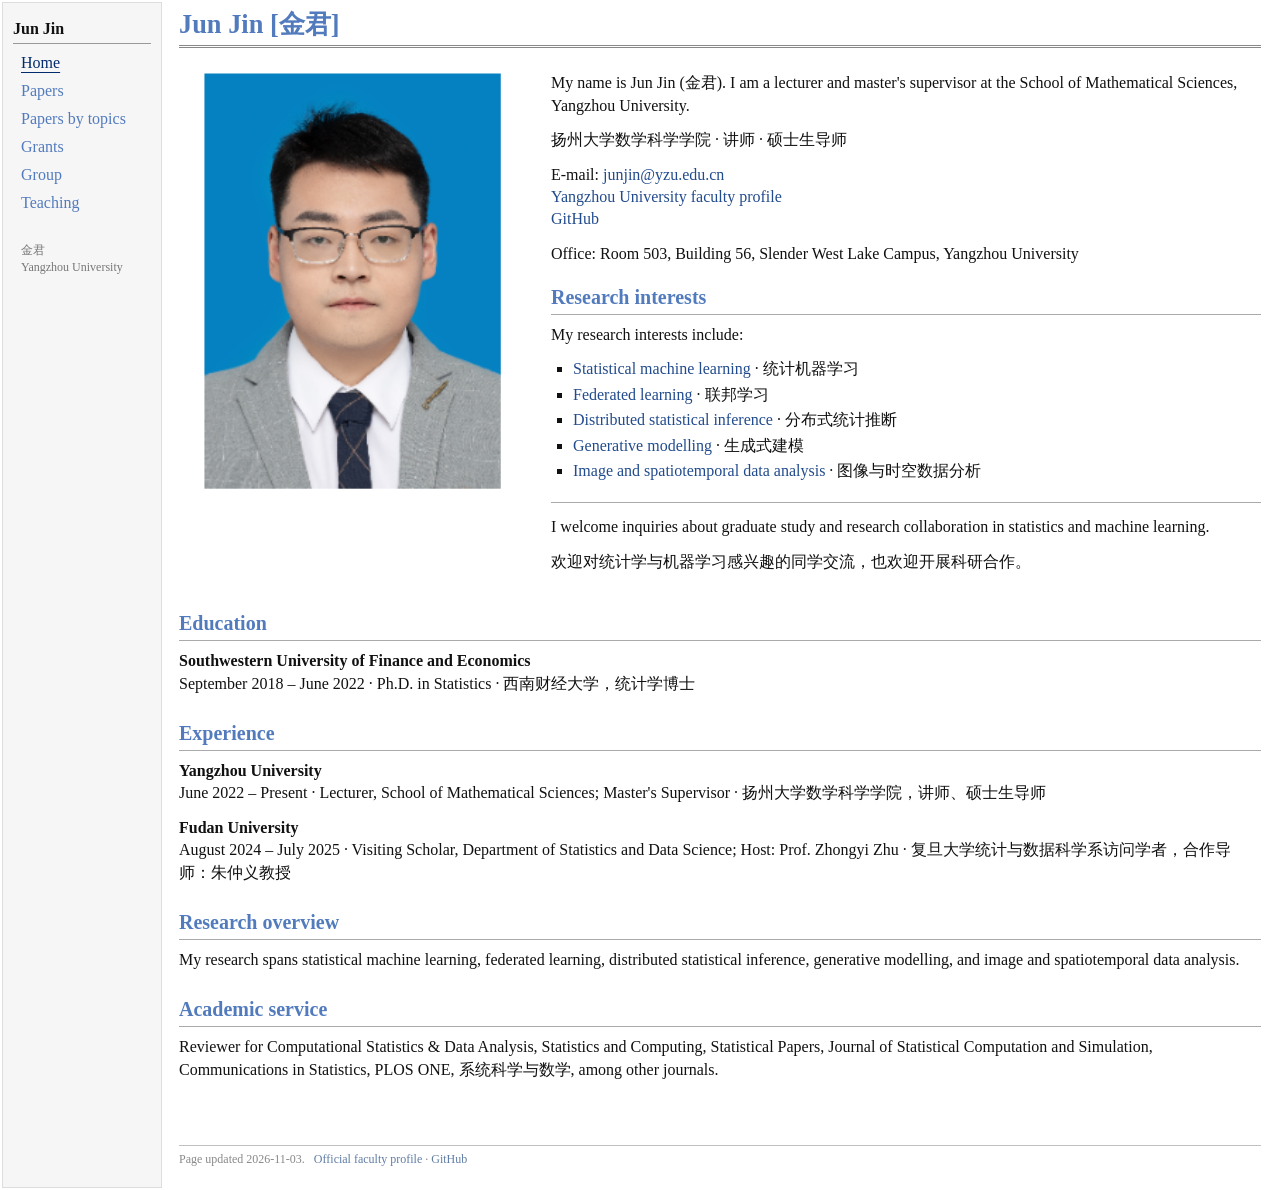
<file: index.html>
<!doctype html>
<html lang="en"><head><meta charset="utf-8"><meta name="viewport" content="width=device-width,initial-scale=1"><meta name="description" content="Jun Jin (金君), School of Mathematical Sciences, Yangzhou University. Statistical machine learning, federated learning, distributed statistical inference, generative modelling, and image and spatiotemporal data analysis."><meta name="theme-color" content="#527bbd"><title>Jun Jin [金君] | Jun Jin</title><link rel="icon" href="assets/favicon.svg" type="image/svg+xml"><link rel="stylesheet" href="assets/style.css"></head>
<body><a class="skip" href="#main">Skip to content</a><div class="layout"><aside class="menu"><div class="menu-name">Jun Jin</div><nav aria-label="Main navigation"><a href="index.html" aria-current="page">Home</a><a href="paper.html">Papers</a><a href="paper_topic.html">Papers by topics</a><a href="grants.html">Grants</a><a href="group.html">Group</a><a href="teaching.html">Teaching</a></nav><div class="menu-note">金君<br>Yangzhou University</div></aside><main class="content" id="main"><div class="toptitle"><h1>Jun Jin [金君]</h1></div><section class="intro" aria-label="Profile"><img class="portrait" src="assets/photo.png" alt="Portrait of Jun Jin" width="350" height="421"><div><p>My name is Jun Jin (金君). I am a lecturer and master's supervisor at the School of Mathematical Sciences, Yangzhou University.</p><p lang="zh-CN">扬州大学数学科学学院 · 讲师 · 硕士生导师</p><p>E-mail: <a href="mailto:junjin@yzu.edu.cn">junjin@yzu.edu.cn</a><br><a href="https://teacher.yzu.edu.cn/JJ1234567/zh_CN/index/496567/list/index.htm">Yangzhou University faculty profile</a><br><a href="https://github.com/junjin17116">GitHub</a></p><p>Office: Room 503, Building 56, Slender West Lake Campus, Yangzhou University</p><h2>Research interests</h2><p>My research interests include:</p><ul class="interest-list"><li><a href="paper_topic.html#statistical">Statistical machine learning</a> <span lang="zh-CN">· 统计机器学习</span></li><li><a href="paper_topic.html#federated">Federated learning</a> <span lang="zh-CN">· 联邦学习</span></li><li><a href="paper_topic.html#distributed">Distributed statistical inference</a> <span lang="zh-CN">· 分布式统计推断</span></li><li><a href="paper_topic.html#generative">Generative modelling</a> <span lang="zh-CN">· 生成式建模</span></li><li><a href="paper_topic.html#image">Image and spatiotemporal data analysis</a> <span lang="zh-CN">· 图像与时空数据分析</span></li></ul><div class="invite"><p>I welcome inquiries about graduate study and research collaboration in statistics and machine learning.</p><p lang="zh-CN">欢迎对统计学与机器学习感兴趣的同学交流，也欢迎开展科研合作。</p></div></div></section><h2>Education</h2><p><strong>Southwestern University of Finance and Economics</strong><br>September 2018 – June 2022 · Ph.D. in Statistics · 西南财经大学，统计学博士</p><h2>Experience</h2><p><strong>Yangzhou University</strong><br>June 2022 – Present · Lecturer, School of Mathematical Sciences; Master&#x27;s Supervisor · 扬州大学数学科学学院，讲师、硕士生导师</p><p><strong>Fudan University</strong><br>August 2024 – July 2025 · Visiting Scholar, Department of Statistics and Data Science; Host: Prof. Zhongyi Zhu · 复旦大学统计与数据科学系访问学者，合作导师：朱仲义教授</p><h2>Research overview</h2><p>My research spans statistical machine learning, federated learning, distributed statistical inference, generative modelling, and image and spatiotemporal data analysis.</p><h2>Academic service</h2><p>Reviewer for Computational Statistics &amp; Data Analysis, Statistics and Computing, Statistical Papers, Journal of Statistical Computation and Simulation, Communications in Statistics, PLOS ONE, 系统科学与数学, among other journals.</p><footer class="footer">Page updated 2026-11-03. &nbsp; <a href="https://teacher.yzu.edu.cn/JJ1234567/zh_CN/index/496567/list/index.htm">Official faculty profile</a> · <a href="https://github.com/junjin17116">GitHub</a></footer></main></div></body></html>
</file>
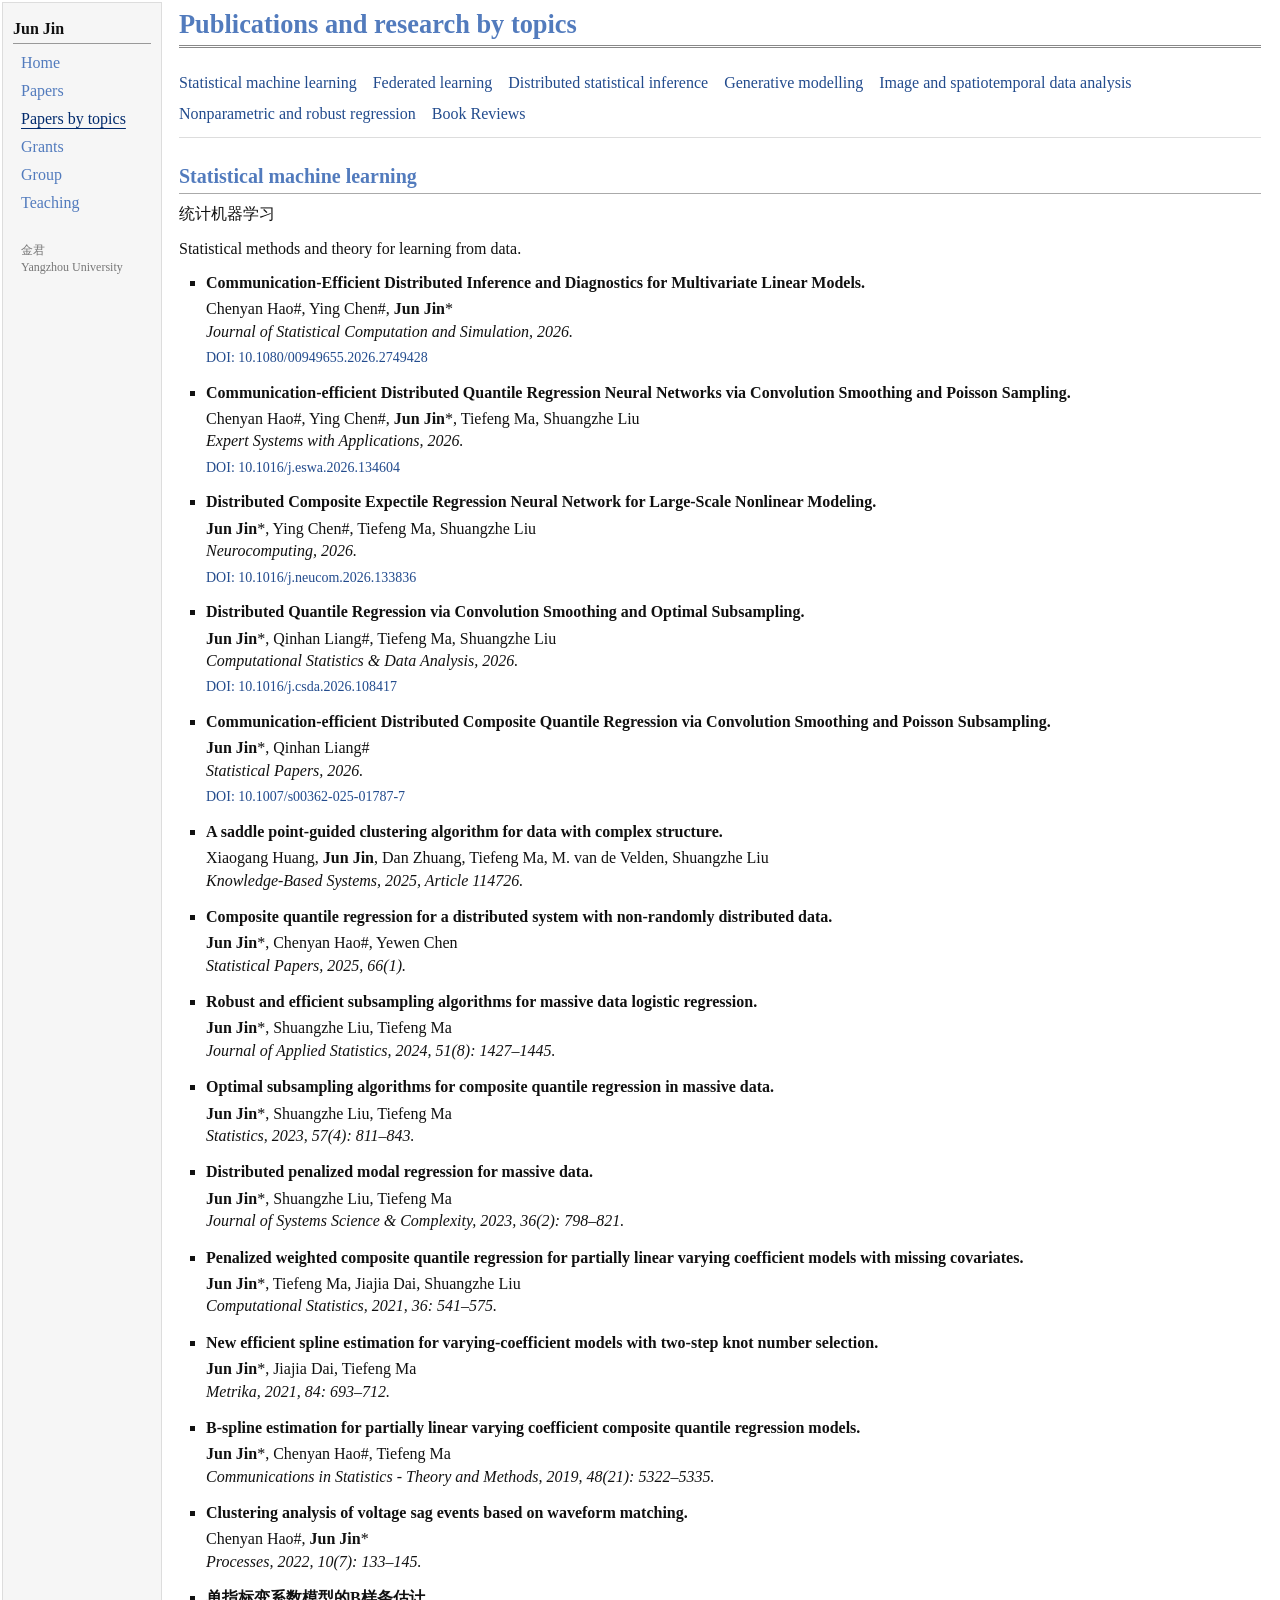
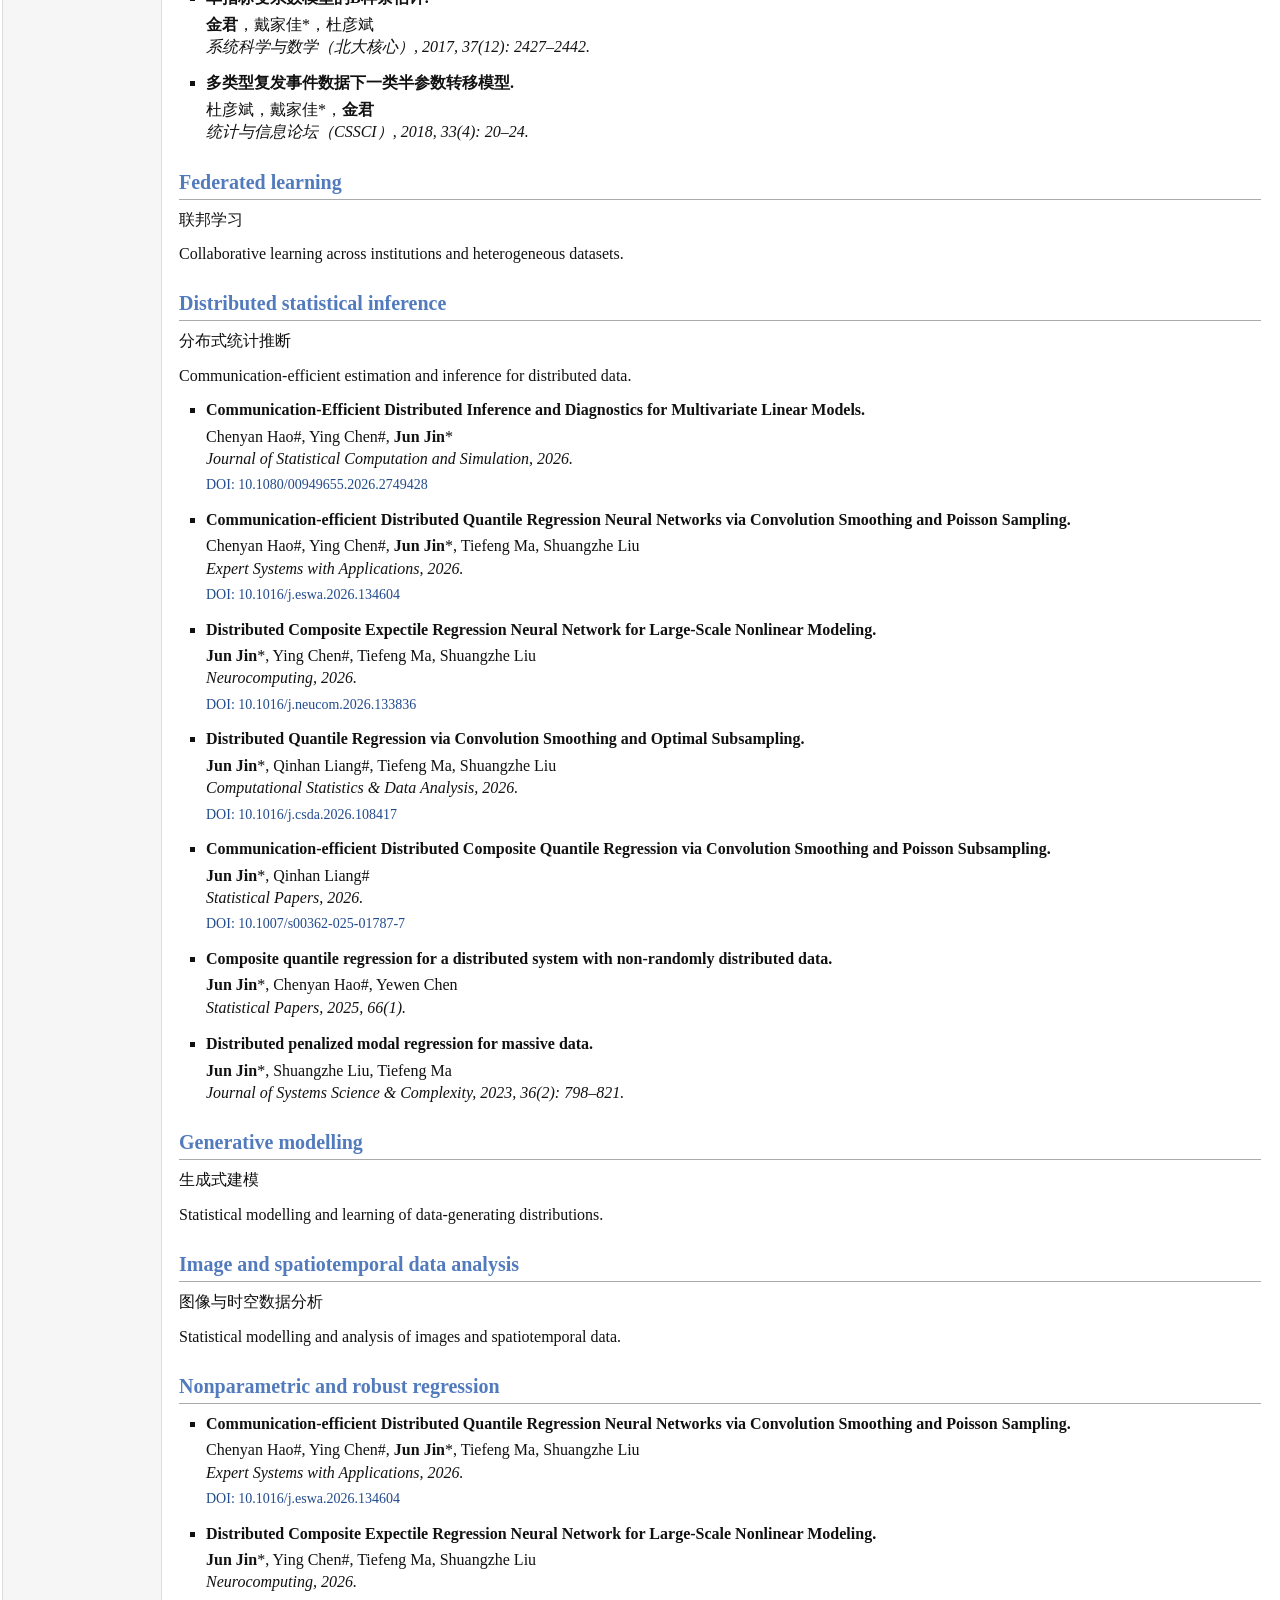
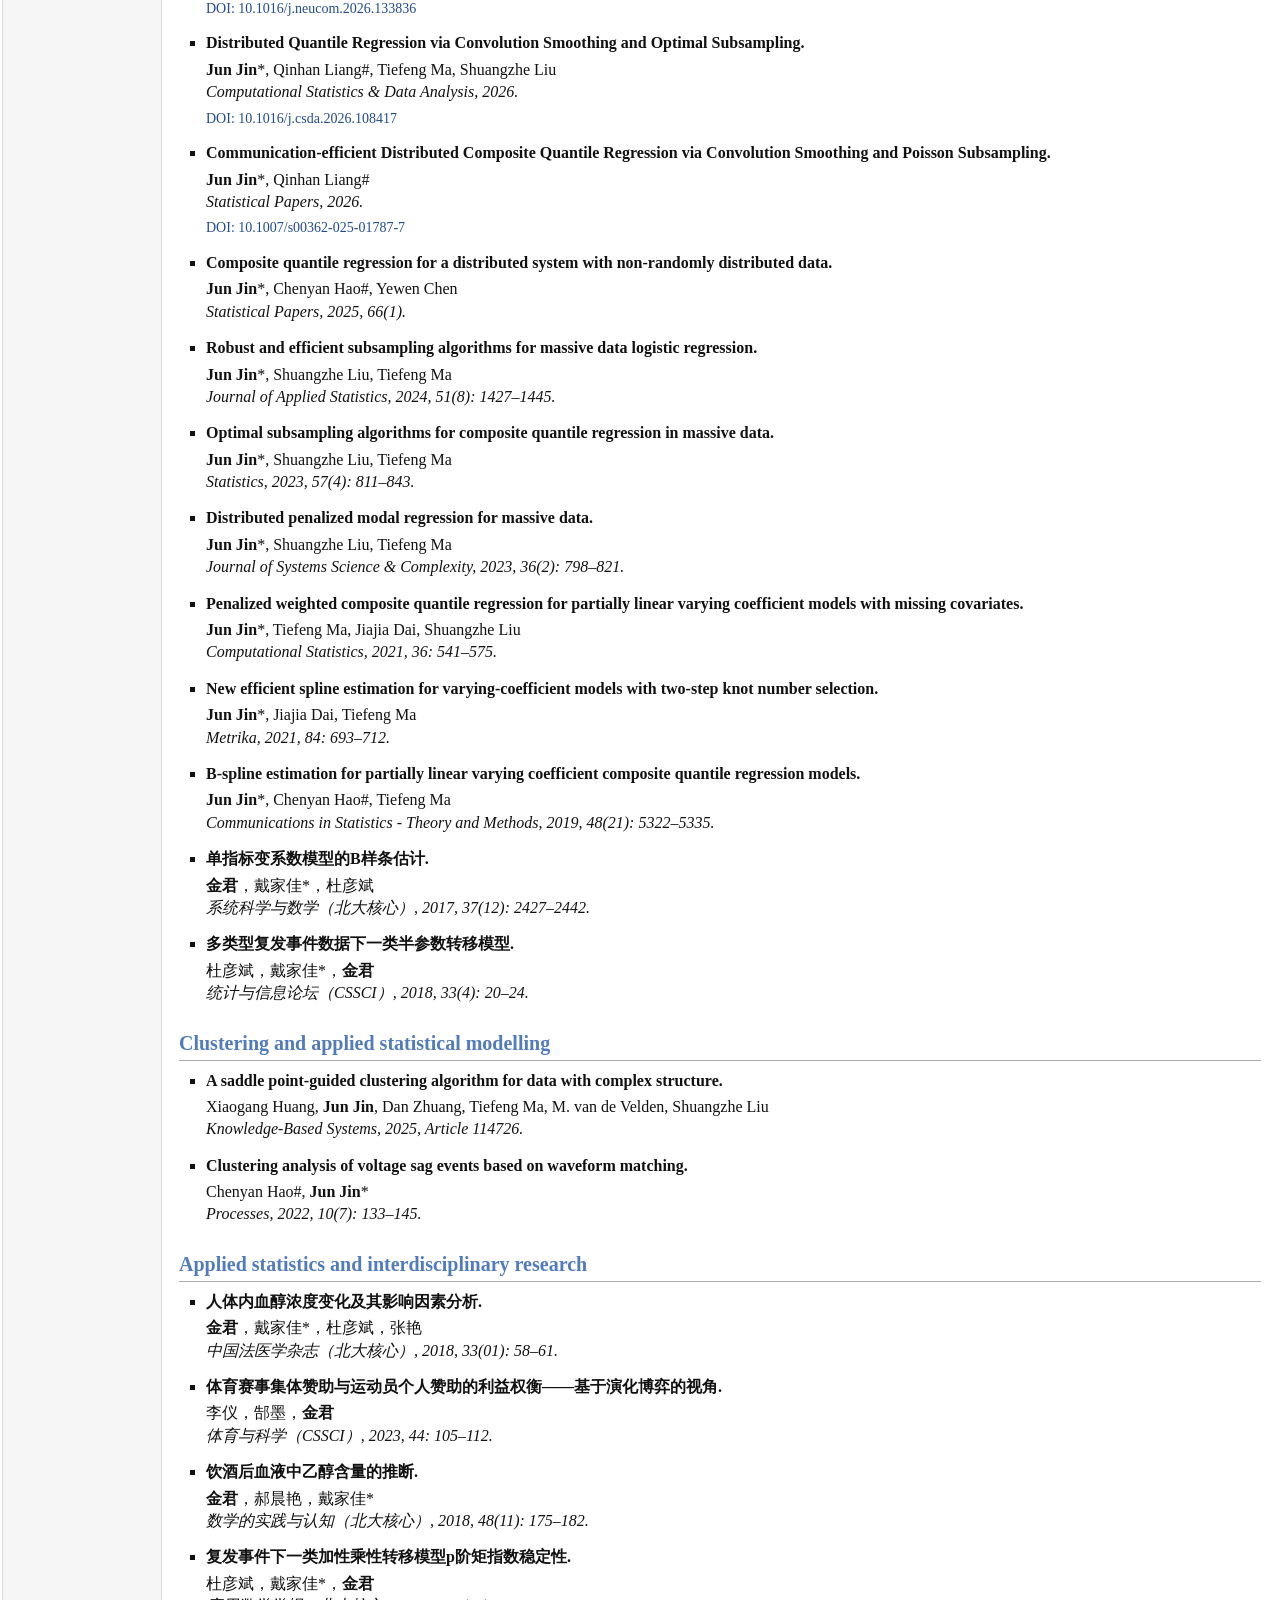
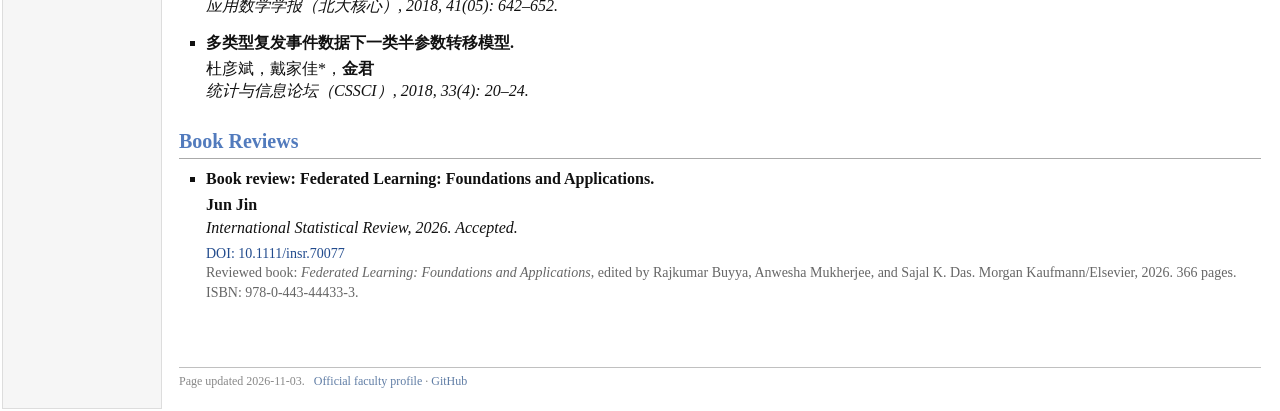
<file: book_reviews.html>
<!doctype html>
<html lang="en"><head><meta charset="utf-8"><meta name="viewport" content="width=device-width,initial-scale=1"><title>Book Reviews | Jun Jin</title><meta http-equiv="refresh" content="0; url=paper_topic.html#book-reviews"><link rel="canonical" href="https://junjin17116.github.io/paper_topic.html#book-reviews"></head><body><p>Book Reviews: <a href="paper_topic.html#book-reviews">view in Papers by topics</a>.</p></body></html>
</file>
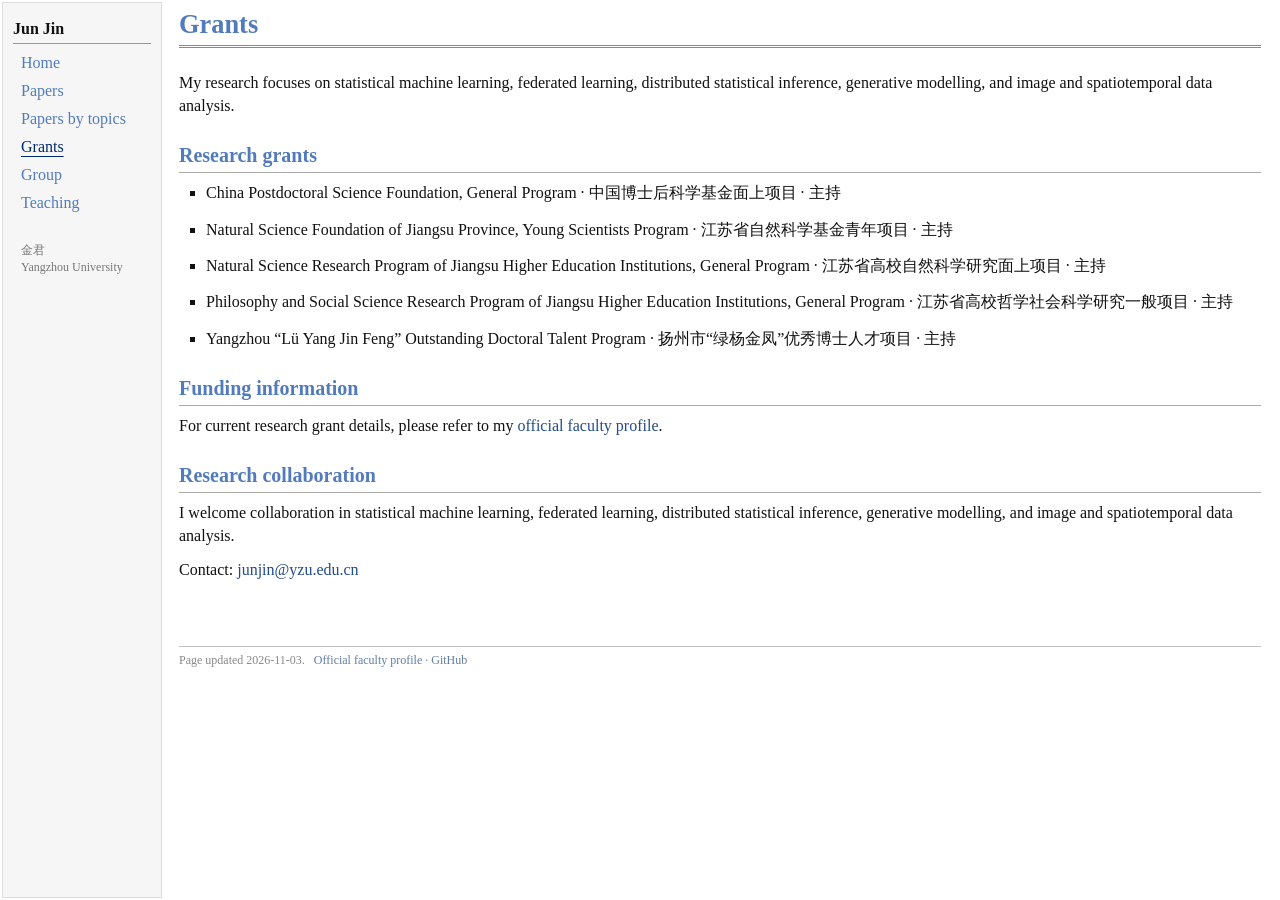
<file: grants.html>
<!doctype html>
<html lang="en"><head><meta charset="utf-8"><meta name="viewport" content="width=device-width,initial-scale=1"><meta name="description" content="Jun Jin (金君), School of Mathematical Sciences, Yangzhou University. Statistical machine learning, federated learning, distributed statistical inference, generative modelling, and image and spatiotemporal data analysis."><meta name="theme-color" content="#527bbd"><title>Grants | Jun Jin</title><link rel="icon" href="assets/favicon.svg" type="image/svg+xml"><link rel="stylesheet" href="assets/style.css"></head>
<body><a class="skip" href="#main">Skip to content</a><div class="layout"><aside class="menu"><div class="menu-name">Jun Jin</div><nav aria-label="Main navigation"><a href="index.html">Home</a><a href="paper.html">Papers</a><a href="paper_topic.html">Papers by topics</a><a href="grants.html" aria-current="page">Grants</a><a href="group.html">Group</a><a href="teaching.html">Teaching</a></nav><div class="menu-note">金君<br>Yangzhou University</div></aside><main class="content" id="main"><div class="toptitle"><h1>Grants</h1></div><p>My research focuses on statistical machine learning, federated learning, distributed statistical inference, generative modelling, and image and spatiotemporal data analysis.</p><h2>Research grants</h2><ul><li>China Postdoctoral Science Foundation, General Program · 中国博士后科学基金面上项目 · 主持</li><li>Natural Science Foundation of Jiangsu Province, Young Scientists Program · 江苏省自然科学基金青年项目 · 主持</li><li>Natural Science Research Program of Jiangsu Higher Education Institutions, General Program · 江苏省高校自然科学研究面上项目 · 主持</li><li>Philosophy and Social Science Research Program of Jiangsu Higher Education Institutions, General Program · 江苏省高校哲学社会科学研究一般项目 · 主持</li><li>Yangzhou “Lü Yang Jin Feng” Outstanding Doctoral Talent Program · 扬州市“绿杨金凤”优秀博士人才项目 · 主持</li></ul><h2>Funding information</h2><p>For current research grant details, please refer to my <a href="https://teacher.yzu.edu.cn/JJ1234567/zh_CN/index/496567/list/index.htm">official faculty profile</a>.</p><h2>Research collaboration</h2><p>I welcome collaboration in statistical machine learning, federated learning, distributed statistical inference, generative modelling, and image and spatiotemporal data analysis.</p><p>Contact: <a href="mailto:junjin@yzu.edu.cn">junjin@yzu.edu.cn</a></p><footer class="footer">Page updated 2026-11-03. &nbsp; <a href="https://teacher.yzu.edu.cn/JJ1234567/zh_CN/index/496567/list/index.htm">Official faculty profile</a> · <a href="https://github.com/junjin17116">GitHub</a></footer></main></div></body></html>
</file>
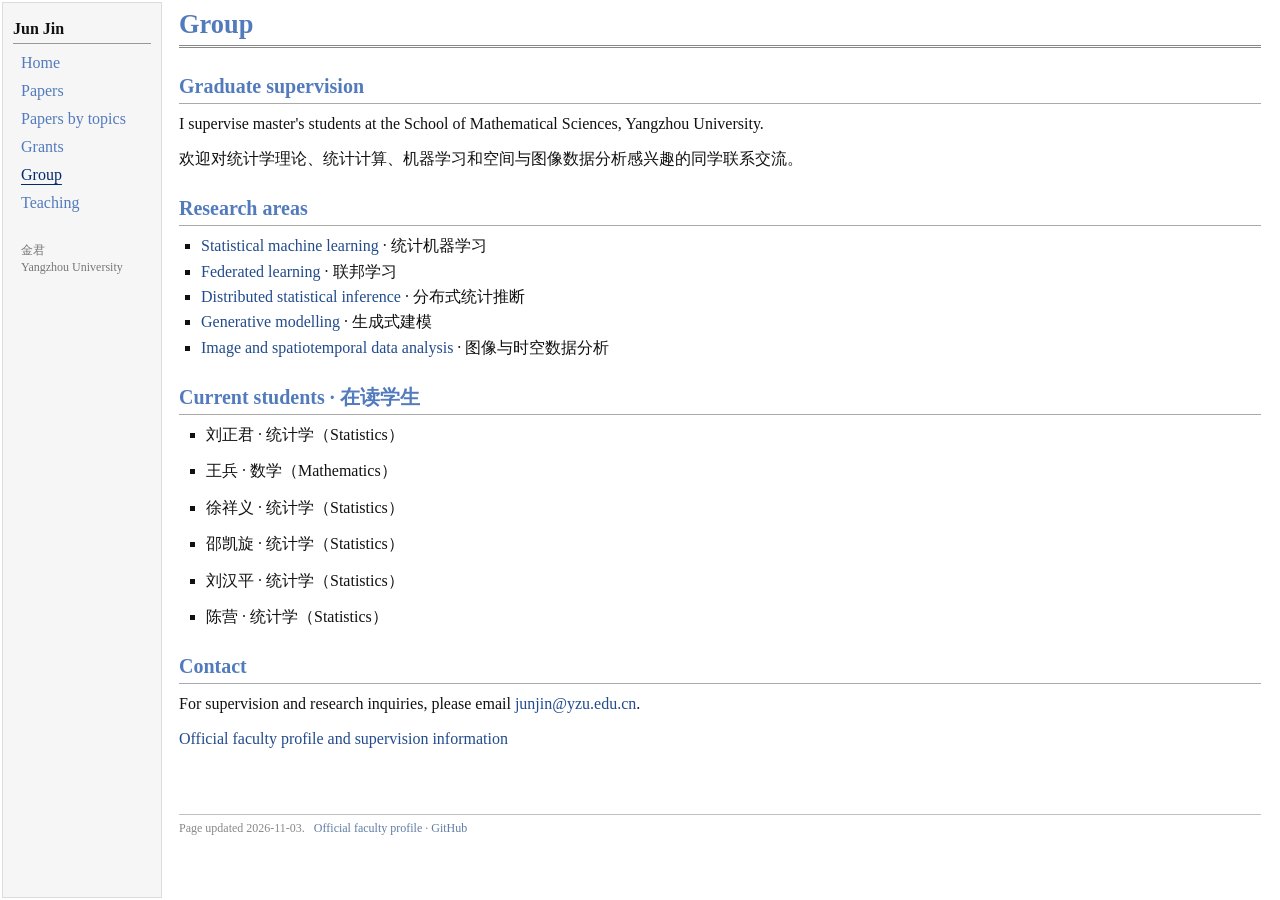
<file: group.html>
<!doctype html>
<html lang="en"><head><meta charset="utf-8"><meta name="viewport" content="width=device-width,initial-scale=1"><meta name="description" content="Jun Jin (金君), School of Mathematical Sciences, Yangzhou University. Statistical machine learning, federated learning, distributed statistical inference, generative modelling, and image and spatiotemporal data analysis."><meta name="theme-color" content="#527bbd"><title>Group | Jun Jin</title><link rel="icon" href="assets/favicon.svg" type="image/svg+xml"><link rel="stylesheet" href="assets/style.css"></head>
<body><a class="skip" href="#main">Skip to content</a><div class="layout"><aside class="menu"><div class="menu-name">Jun Jin</div><nav aria-label="Main navigation"><a href="index.html">Home</a><a href="paper.html">Papers</a><a href="paper_topic.html">Papers by topics</a><a href="grants.html">Grants</a><a href="group.html" aria-current="page">Group</a><a href="teaching.html">Teaching</a></nav><div class="menu-note">金君<br>Yangzhou University</div></aside><main class="content" id="main"><div class="toptitle"><h1>Group</h1></div><h2>Graduate supervision</h2><p>I supervise master's students at the School of Mathematical Sciences, Yangzhou University.</p><p lang="zh-CN">欢迎对统计学理论、统计计算、机器学习和空间与图像数据分析感兴趣的同学联系交流。</p><h2>Research areas</h2><ul class="interest-list"><li><a href="paper_topic.html#statistical">Statistical machine learning</a> <span lang="zh-CN">· 统计机器学习</span></li><li><a href="paper_topic.html#federated">Federated learning</a> <span lang="zh-CN">· 联邦学习</span></li><li><a href="paper_topic.html#distributed">Distributed statistical inference</a> <span lang="zh-CN">· 分布式统计推断</span></li><li><a href="paper_topic.html#generative">Generative modelling</a> <span lang="zh-CN">· 生成式建模</span></li><li><a href="paper_topic.html#image">Image and spatiotemporal data analysis</a> <span lang="zh-CN">· 图像与时空数据分析</span></li></ul><h2>Current students · 在读学生</h2><ul><li>刘正君 · 统计学（Statistics）</li><li>王兵 · 数学（Mathematics）</li><li>徐祥义 · 统计学（Statistics）</li><li>邵凯旋 · 统计学（Statistics）</li><li>刘汉平 · 统计学（Statistics）</li><li>陈营 · 统计学（Statistics）</li></ul><h2>Contact</h2><p>For supervision and research inquiries, please email <a href="mailto:junjin@yzu.edu.cn">junjin@yzu.edu.cn</a>.</p><p><a href="https://teacher.yzu.edu.cn/JJ1234567/zh_CN/index/496567/list/index.htm">Official faculty profile and supervision information</a></p><footer class="footer">Page updated 2026-11-03. &nbsp; <a href="https://teacher.yzu.edu.cn/JJ1234567/zh_CN/index/496567/list/index.htm">Official faculty profile</a> · <a href="https://github.com/junjin17116">GitHub</a></footer></main></div></body></html>
</file>
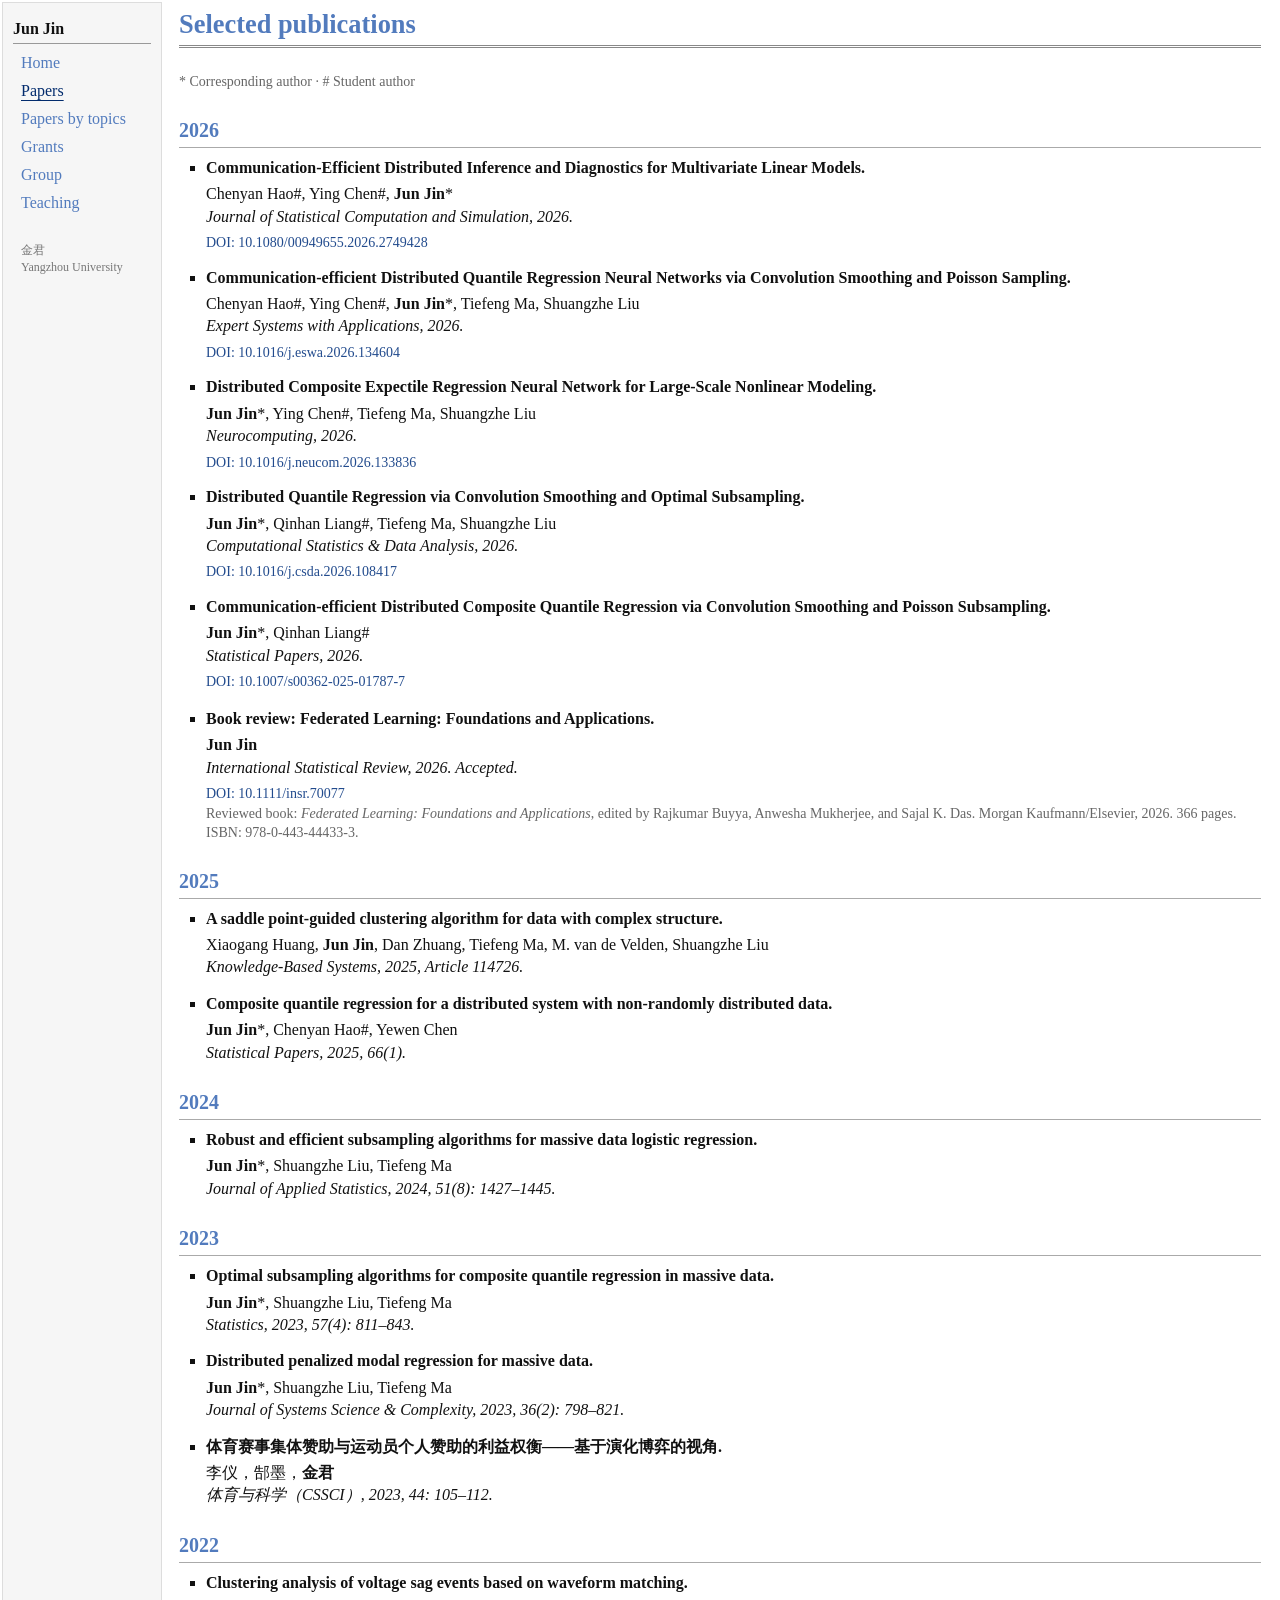
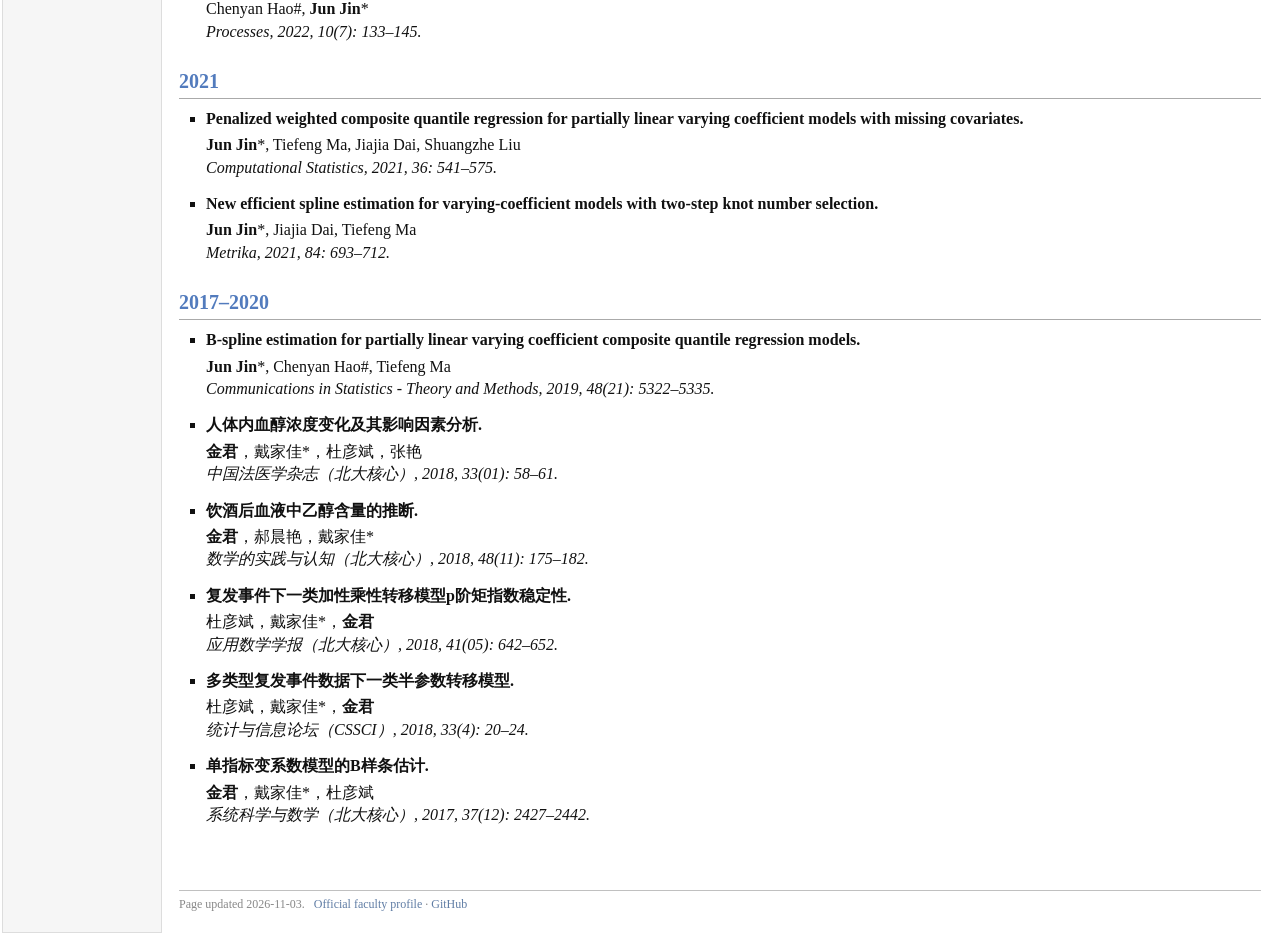
<file: paper.html>
<!doctype html>
<html lang="en"><head><meta charset="utf-8"><meta name="viewport" content="width=device-width,initial-scale=1"><meta name="description" content="Jun Jin (金君), School of Mathematical Sciences, Yangzhou University. Statistical machine learning, federated learning, distributed statistical inference, generative modelling, and image and spatiotemporal data analysis."><meta name="theme-color" content="#527bbd"><title>Selected publications | Jun Jin</title><link rel="icon" href="assets/favicon.svg" type="image/svg+xml"><link rel="stylesheet" href="assets/style.css"></head>
<body><a class="skip" href="#main">Skip to content</a><div class="layout"><aside class="menu"><div class="menu-name">Jun Jin</div><nav aria-label="Main navigation"><a href="index.html">Home</a><a href="paper.html" aria-current="page">Papers</a><a href="paper_topic.html">Papers by topics</a><a href="grants.html">Grants</a><a href="group.html">Group</a><a href="teaching.html">Teaching</a></nav><div class="menu-note">金君<br>Yangzhou University</div></aside><main class="content" id="main"><div class="toptitle"><h1>Selected publications</h1></div><p class="quiet">* Corresponding author · # Student author</p><h2>2026</h2><ul class="publications"><li id="jin2026multivariate"><div class="publication-title">Communication-Efficient Distributed Inference and Diagnostics for Multivariate Linear Models.</div><div class="authors">Chenyan Hao#, Ying Chen#, <strong>Jun Jin</strong>*</div><div class="publication-meta">Journal of Statistical Computation and Simulation, 2026.</div><div class="publication-links"><a href="https://doi.org/10.1080/00949655.2026.2749428">DOI: 10.1080/00949655.2026.2749428</a></div></li><li id="jin2026dcsqrnn"><div class="publication-title">Communication-efficient Distributed Quantile Regression Neural Networks via Convolution Smoothing and Poisson Sampling.</div><div class="authors">Chenyan Hao#, Ying Chen#, <strong>Jun Jin</strong>*, Tiefeng Ma, Shuangzhe Liu</div><div class="publication-meta">Expert Systems with Applications, 2026.</div><div class="publication-links"><a href="https://doi.org/10.1016/j.eswa.2026.134604">DOI: 10.1016/j.eswa.2026.134604</a></div></li><li id="jin2026expectile"><div class="publication-title">Distributed Composite Expectile Regression Neural Network for Large-Scale Nonlinear Modeling.</div><div class="authors"><strong>Jun Jin</strong>*, Ying Chen#, Tiefeng Ma, Shuangzhe Liu</div><div class="publication-meta">Neurocomputing, 2026.</div><div class="publication-links"><a href="https://doi.org/10.1016/j.neucom.2026.133836">DOI: 10.1016/j.neucom.2026.133836</a></div></li><li id="jin2026dqr"><div class="publication-title">Distributed Quantile Regression via Convolution Smoothing and Optimal Subsampling.</div><div class="authors"><strong>Jun Jin</strong>*, Qinhan Liang#, Tiefeng Ma, Shuangzhe Liu</div><div class="publication-meta">Computational Statistics &amp; Data Analysis, 2026.</div><div class="publication-links"><a href="https://doi.org/10.1016/j.csda.2026.108417">DOI: 10.1016/j.csda.2026.108417</a></div></li><li id="jin2026dcqr"><div class="publication-title">Communication-efficient Distributed Composite Quantile Regression via Convolution Smoothing and Poisson Subsampling.</div><div class="authors"><strong>Jun Jin</strong>*, Qinhan Liang#</div><div class="publication-meta">Statistical Papers, 2026.</div><div class="publication-links"><a href="https://doi.org/10.1007/s00362-025-01787-7">DOI: 10.1007/s00362-025-01787-7</a></div></li></ul><ul class="publications"><li id="jin2026federated-book-review"><div class="publication-title">Book review: Federated Learning: Foundations and Applications.</div><div class="authors"><strong>Jun Jin</strong></div><div class="publication-meta">International Statistical Review, 2026. Accepted.</div><div class="publication-links"><a href="https://doi.org/10.1111/insr.70077">DOI: 10.1111/insr.70077</a></div><p class="quiet">Reviewed book: <cite>Federated Learning: Foundations and Applications</cite>, edited by Rajkumar Buyya, Anwesha Mukherjee, and Sajal K. Das. Morgan Kaufmann/Elsevier, 2026. 366 pages. ISBN: 978-0-443-44433-3.</p></li></ul><h2>2025</h2><ul class="publications"><li id="huang2025clustering"><div class="publication-title">A saddle point-guided clustering algorithm for data with complex structure.</div><div class="authors">Xiaogang Huang, <strong>Jun Jin</strong>, Dan Zhuang, Tiefeng Ma, M. van de Velden, Shuangzhe Liu</div><div class="publication-meta">Knowledge-Based Systems, 2025, Article 114726.</div></li><li id="jin2025nonrandom"><div class="publication-title">Composite quantile regression for a distributed system with non-randomly distributed data.</div><div class="authors"><strong>Jun Jin</strong>*, Chenyan Hao#, Yewen Chen</div><div class="publication-meta">Statistical Papers, 2025, 66(1).</div></li></ul><h2>2024</h2><ul class="publications"><li id="jin2024logistic"><div class="publication-title">Robust and efficient subsampling algorithms for massive data logistic regression.</div><div class="authors"><strong>Jun Jin</strong>*, Shuangzhe Liu, Tiefeng Ma</div><div class="publication-meta">Journal of Applied Statistics, 2024, 51(8): 1427–1445.</div></li></ul><h2>2023</h2><ul class="publications"><li id="jin2023cqr"><div class="publication-title">Optimal subsampling algorithms for composite quantile regression in massive data.</div><div class="authors"><strong>Jun Jin</strong>*, Shuangzhe Liu, Tiefeng Ma</div><div class="publication-meta">Statistics, 2023, 57(4): 811–843.</div></li><li id="jin2023modal"><div class="publication-title">Distributed penalized modal regression for massive data.</div><div class="authors"><strong>Jun Jin</strong>*, Shuangzhe Liu, Tiefeng Ma</div><div class="publication-meta">Journal of Systems Science &amp; Complexity, 2023, 36(2): 798–821.</div></li><li id="li2023sponsorship"><div class="publication-title">体育赛事集体赞助与运动员个人赞助的利益权衡——基于演化博弈的视角.</div><div class="authors">李仪，郜墨，<strong>金君</strong></div><div class="publication-meta">体育与科学（CSSCI）, 2023, 44: 105–112.</div></li></ul><h2>2022</h2><ul class="publications"><li id="hao2022voltage"><div class="publication-title">Clustering analysis of voltage sag events based on waveform matching.</div><div class="authors">Chenyan Hao#, <strong>Jun Jin</strong>*</div><div class="publication-meta">Processes, 2022, 10(7): 133–145.</div></li></ul><h2>2021</h2><ul class="publications"><li id="jin2021missing"><div class="publication-title">Penalized weighted composite quantile regression for partially linear varying coefficient models with missing covariates.</div><div class="authors"><strong>Jun Jin</strong>*, Tiefeng Ma, Jiajia Dai, Shuangzhe Liu</div><div class="publication-meta">Computational Statistics, 2021, 36: 541–575.</div></li><li id="jin2021splines"><div class="publication-title">New efficient spline estimation for varying-coefficient models with two-step knot number selection.</div><div class="authors"><strong>Jun Jin</strong>*, Jiajia Dai, Tiefeng Ma</div><div class="publication-meta">Metrika, 2021, 84: 693–712.</div></li></ul><h2>2017–2020</h2><ul class="publications"><li id="jin2019splines"><div class="publication-title">B-spline estimation for partially linear varying coefficient composite quantile regression models.</div><div class="authors"><strong>Jun Jin</strong>*, Chenyan Hao#, Tiefeng Ma</div><div class="publication-meta">Communications in Statistics - Theory and Methods, 2019, 48(21): 5322–5335.</div></li><li id="jin2018alcohol"><div class="publication-title">人体内血醇浓度变化及其影响因素分析.</div><div class="authors"><strong>金君</strong>，戴家佳*，杜彦斌，张艳</div><div class="publication-meta">中国法医学杂志（北大核心）, 2018, 33(01): 58–61.</div></li><li id="jin2018ethanol"><div class="publication-title">饮酒后血液中乙醇含量的推断.</div><div class="authors"><strong>金君</strong>，郝晨艳，戴家佳*</div><div class="publication-meta">数学的实践与认知（北大核心）, 2018, 48(11): 175–182.</div></li><li id="du2018stability"><div class="publication-title">复发事件下一类加性乘性转移模型p阶矩指数稳定性.</div><div class="authors">杜彦斌，戴家佳*，<strong>金君</strong></div><div class="publication-meta">应用数学学报（北大核心）, 2018, 41(05): 642–652.</div></li><li id="du2018semiparametric"><div class="publication-title">多类型复发事件数据下一类半参数转移模型.</div><div class="authors">杜彦斌，戴家佳*，<strong>金君</strong></div><div class="publication-meta">统计与信息论坛（CSSCI）, 2018, 33(4): 20–24.</div></li><li id="jin2017singleindex"><div class="publication-title">单指标变系数模型的B样条估计.</div><div class="authors"><strong>金君</strong>，戴家佳*，杜彦斌</div><div class="publication-meta">系统科学与数学（北大核心）, 2017, 37(12): 2427–2442.</div></li></ul><footer class="footer">Page updated 2026-11-03. &nbsp; <a href="https://teacher.yzu.edu.cn/JJ1234567/zh_CN/index/496567/list/index.htm">Official faculty profile</a> · <a href="https://github.com/junjin17116">GitHub</a></footer></main></div></body></html>
</file>
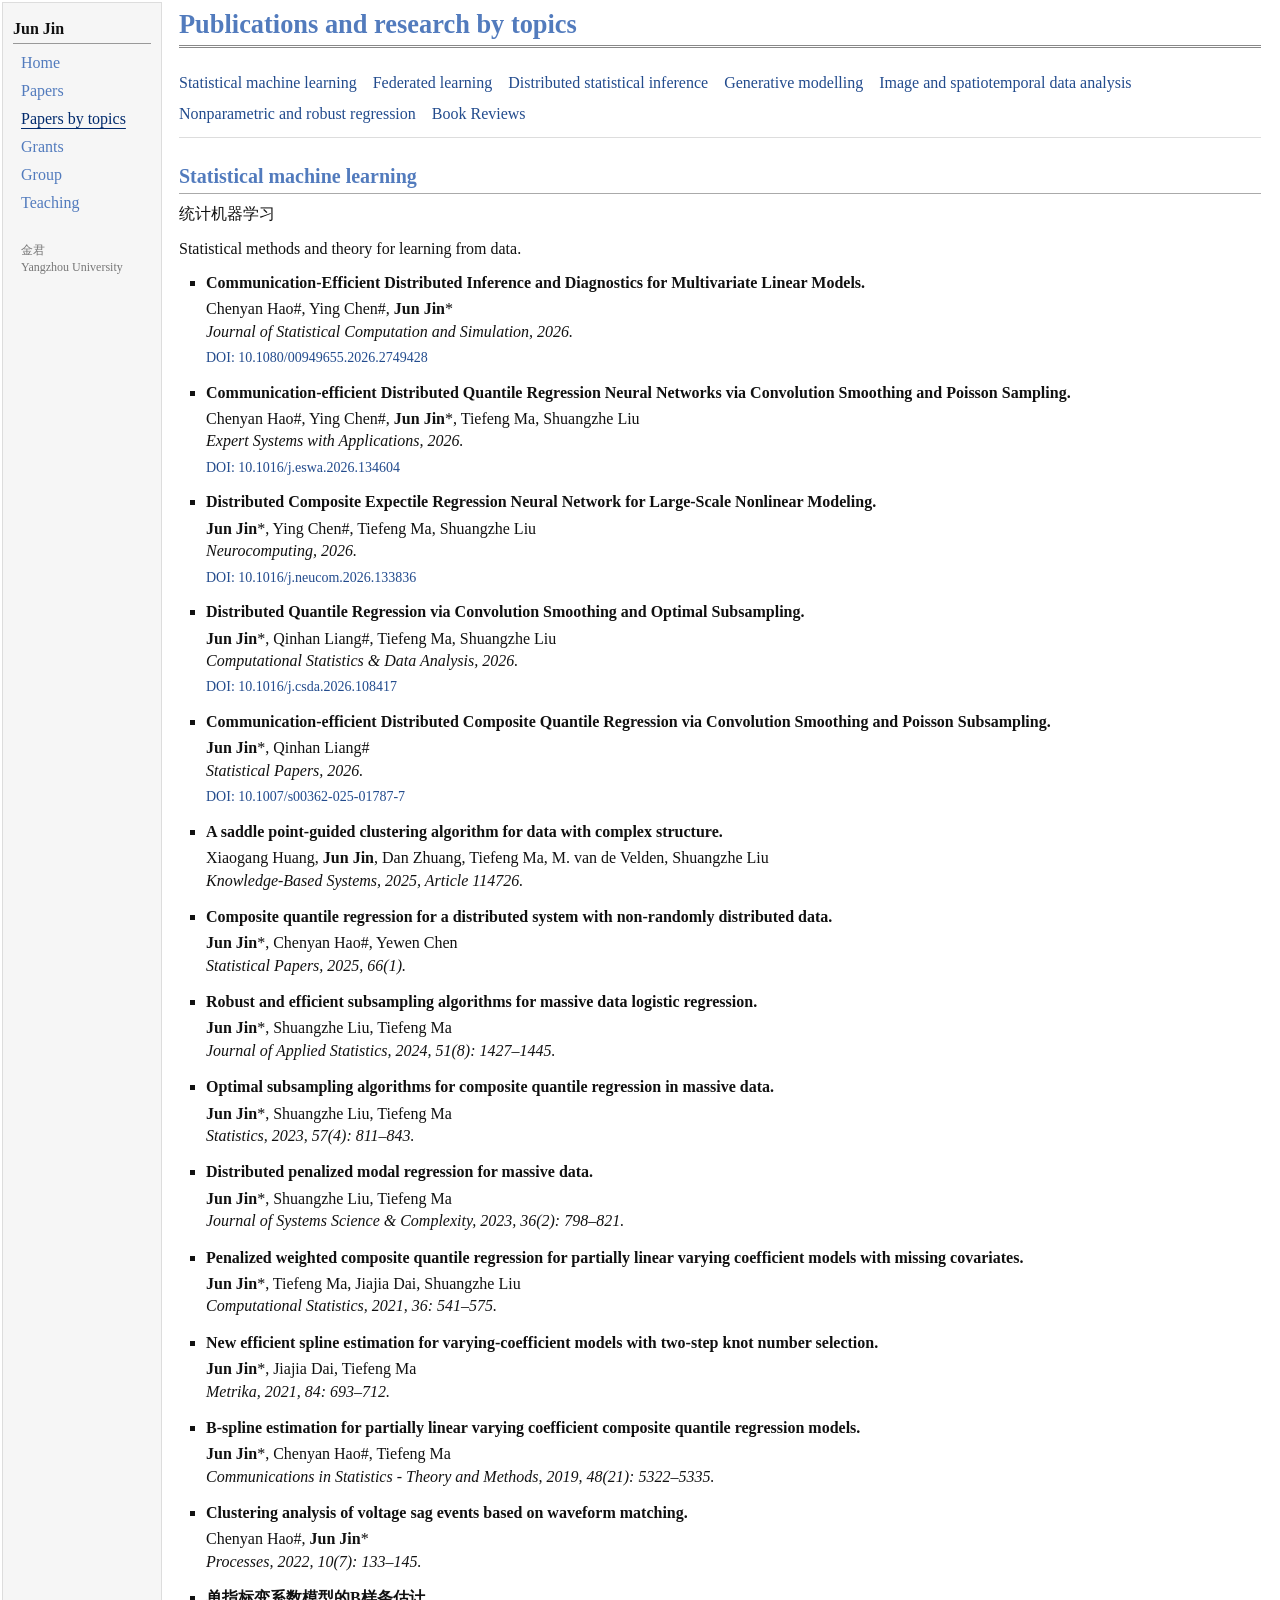
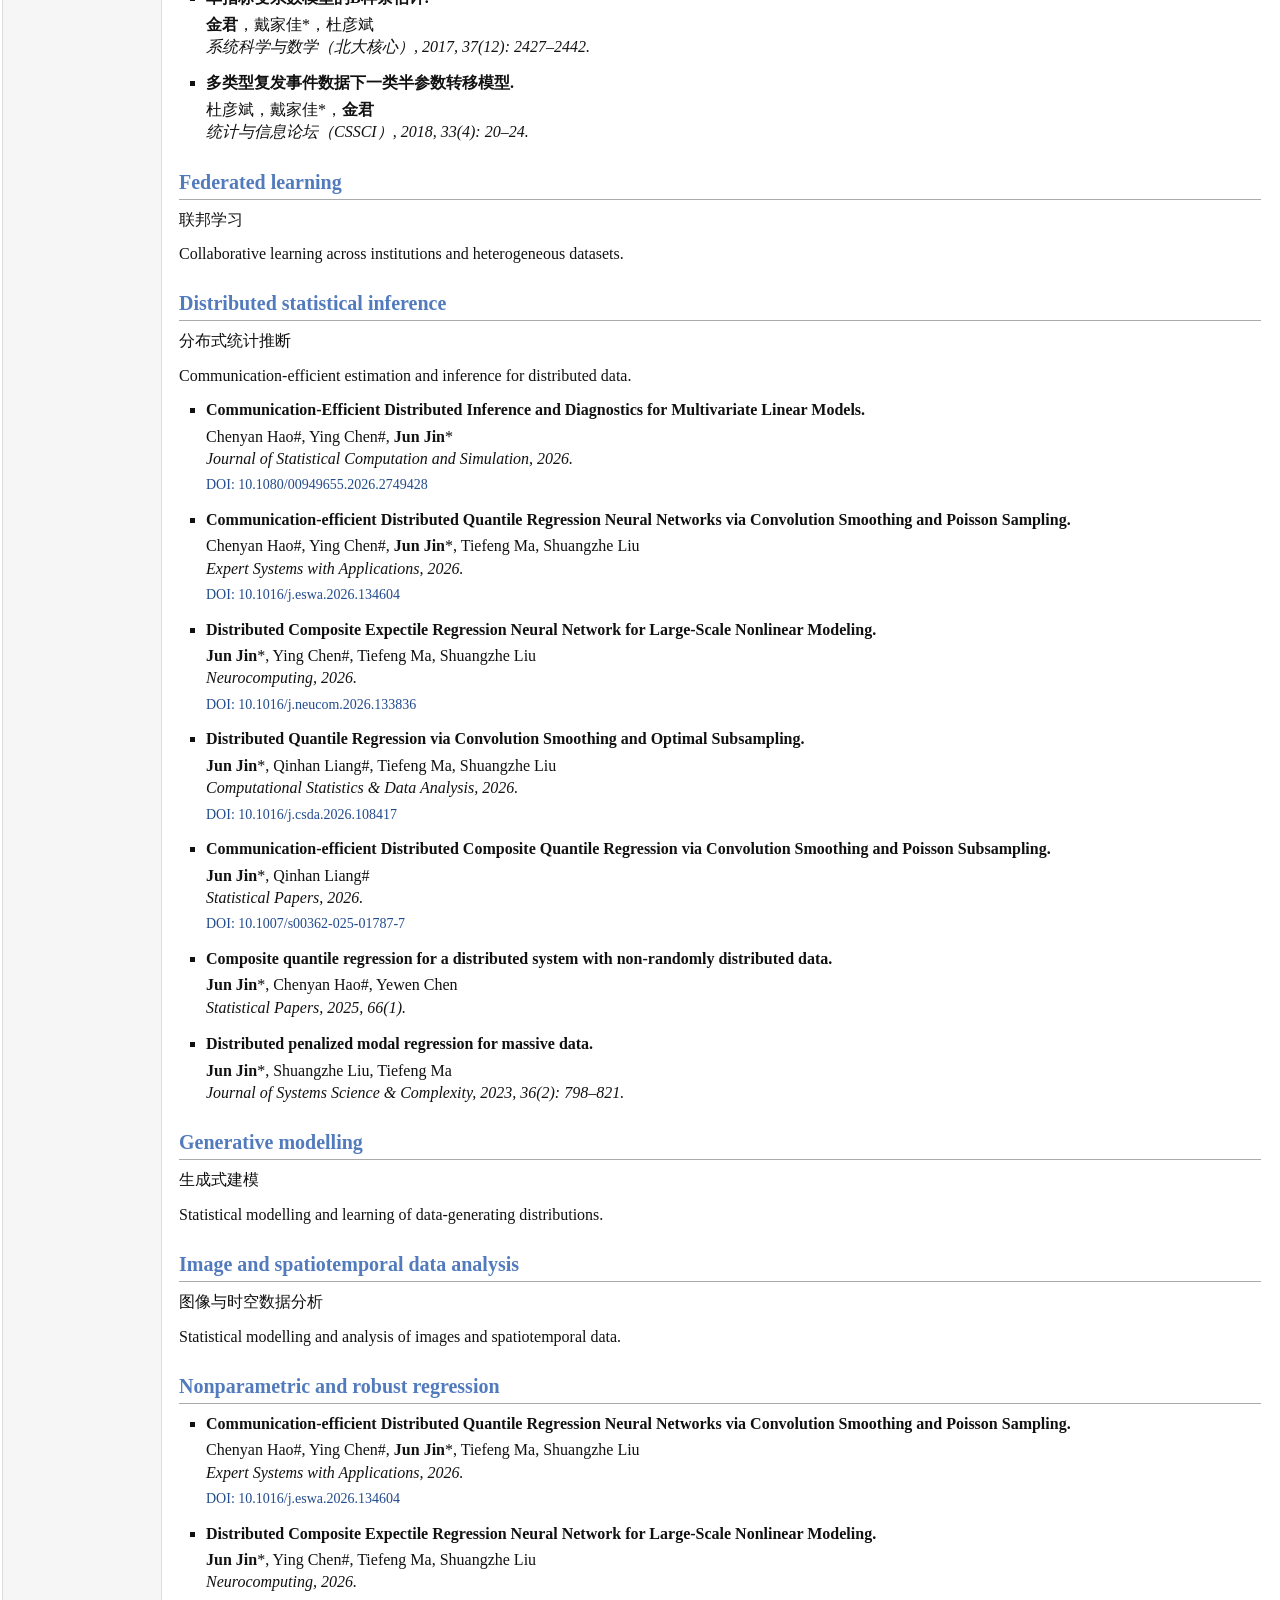
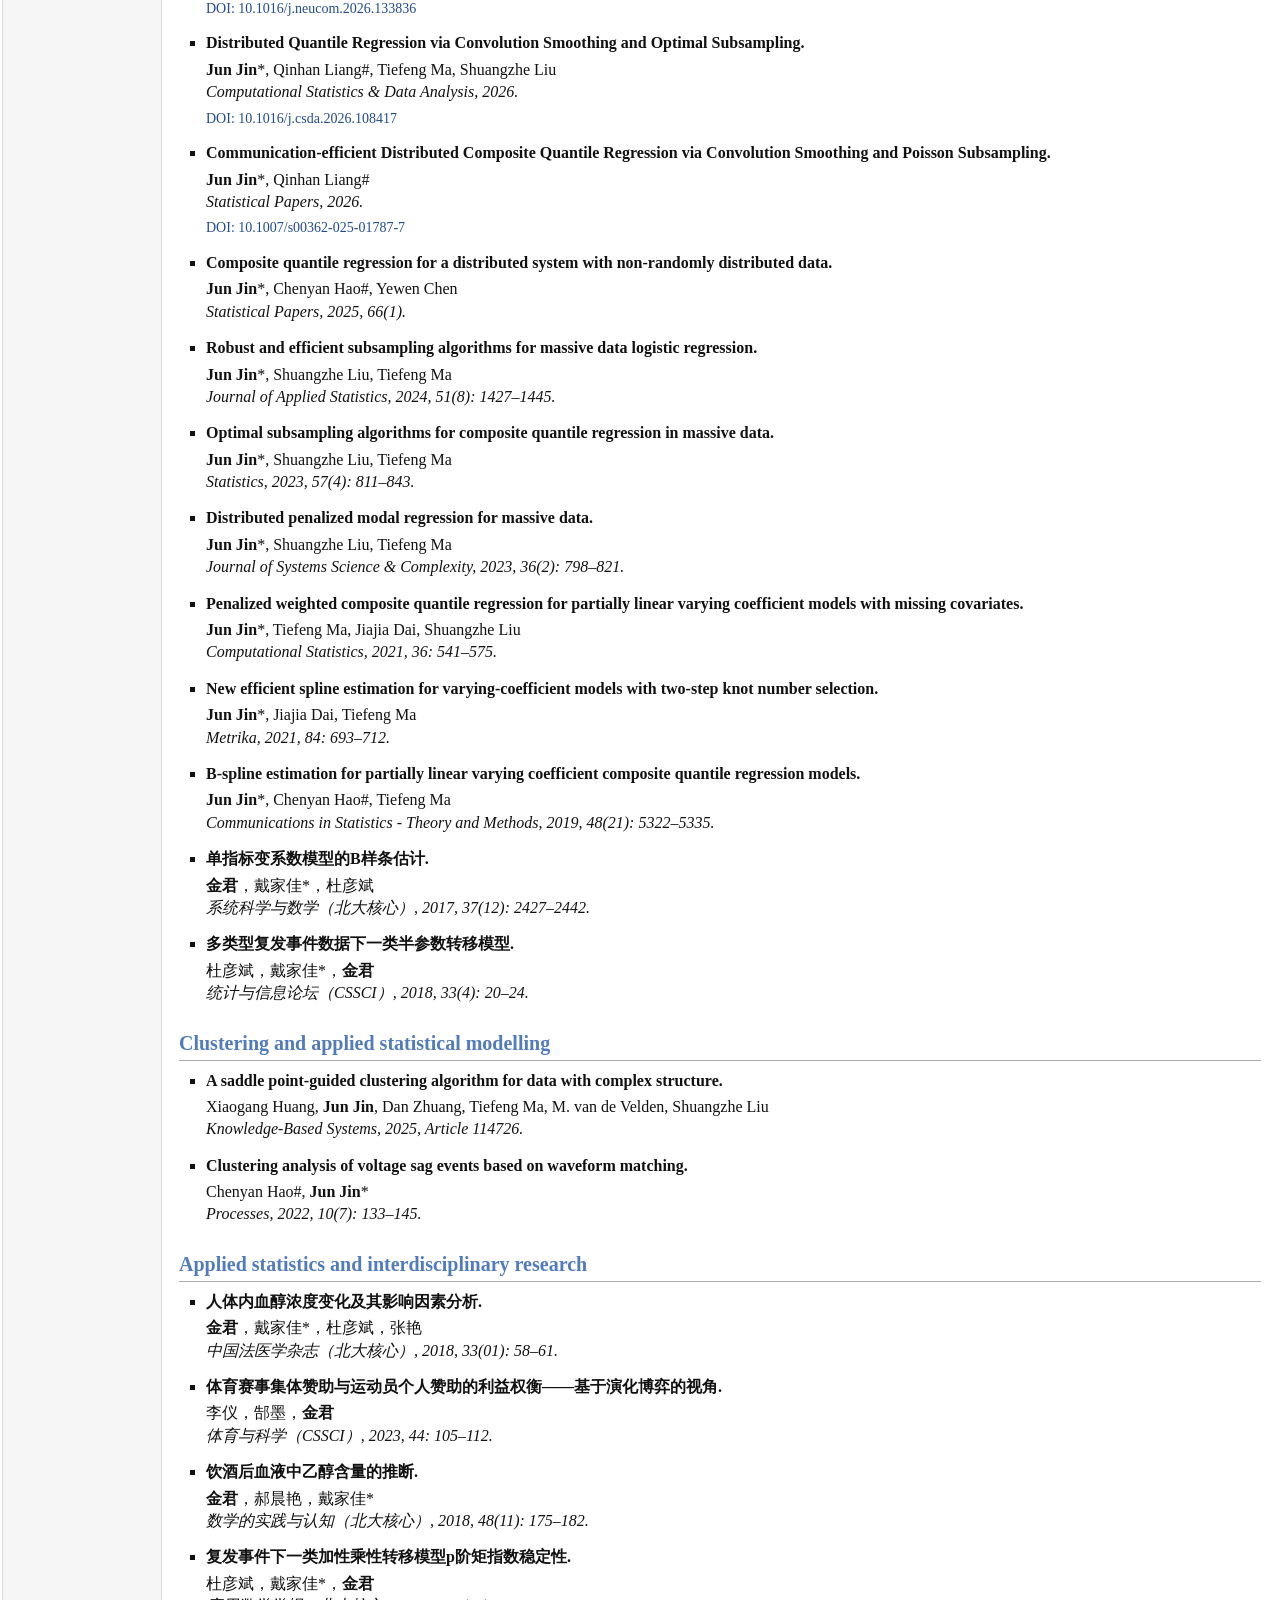
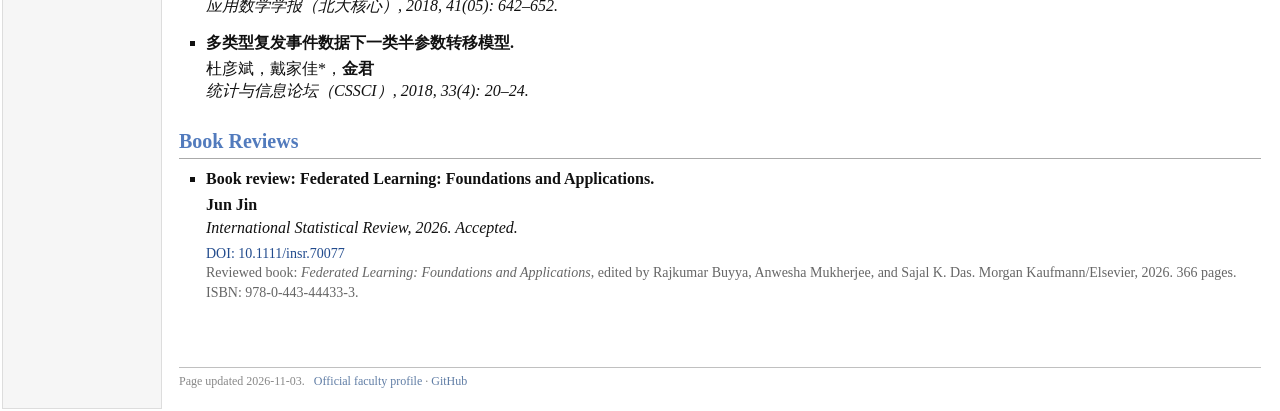
<file: paper_topic.html>
<!doctype html>
<html lang="en"><head><meta charset="utf-8"><meta name="viewport" content="width=device-width,initial-scale=1"><meta name="description" content="Jun Jin (金君), School of Mathematical Sciences, Yangzhou University. Statistical machine learning, federated learning, distributed statistical inference, generative modelling, and image and spatiotemporal data analysis."><meta name="theme-color" content="#527bbd"><title>Publications and research by topics | Jun Jin</title><link rel="icon" href="assets/favicon.svg" type="image/svg+xml"><link rel="stylesheet" href="assets/style.css"></head>
<body><a class="skip" href="#main">Skip to content</a><div class="layout"><aside class="menu"><div class="menu-name">Jun Jin</div><nav aria-label="Main navigation"><a href="index.html">Home</a><a href="paper.html">Papers</a><a href="paper_topic.html" aria-current="page">Papers by topics</a><a href="grants.html">Grants</a><a href="group.html">Group</a><a href="teaching.html">Teaching</a></nav><div class="menu-note">金君<br>Yangzhou University</div></aside><main class="content" id="main"><div class="toptitle"><h1>Publications and research by topics</h1></div><div class="topic-links"><a href="#statistical">Statistical machine learning</a><a href="#federated">Federated learning</a><a href="#distributed">Distributed statistical inference</a><a href="#generative">Generative modelling</a><a href="#image">Image and spatiotemporal data analysis</a><a href="#nonparametric">Nonparametric and robust regression</a><a href="#book-reviews">Book Reviews</a></div><section class="topic-section" id="statistical"><h2>Statistical machine learning</h2><p lang="zh-CN">统计机器学习</p><p>Statistical methods and theory for learning from data.</p><ul class="publications"><li id="statistical-jin2026multivariate"><div class="publication-title">Communication-Efficient Distributed Inference and Diagnostics for Multivariate Linear Models.</div><div class="authors">Chenyan Hao#, Ying Chen#, <strong>Jun Jin</strong>*</div><div class="publication-meta">Journal of Statistical Computation and Simulation, 2026.</div><div class="publication-links"><a href="https://doi.org/10.1080/00949655.2026.2749428">DOI: 10.1080/00949655.2026.2749428</a></div></li><li id="statistical-jin2026dcsqrnn"><div class="publication-title">Communication-efficient Distributed Quantile Regression Neural Networks via Convolution Smoothing and Poisson Sampling.</div><div class="authors">Chenyan Hao#, Ying Chen#, <strong>Jun Jin</strong>*, Tiefeng Ma, Shuangzhe Liu</div><div class="publication-meta">Expert Systems with Applications, 2026.</div><div class="publication-links"><a href="https://doi.org/10.1016/j.eswa.2026.134604">DOI: 10.1016/j.eswa.2026.134604</a></div></li><li id="statistical-jin2026expectile"><div class="publication-title">Distributed Composite Expectile Regression Neural Network for Large-Scale Nonlinear Modeling.</div><div class="authors"><strong>Jun Jin</strong>*, Ying Chen#, Tiefeng Ma, Shuangzhe Liu</div><div class="publication-meta">Neurocomputing, 2026.</div><div class="publication-links"><a href="https://doi.org/10.1016/j.neucom.2026.133836">DOI: 10.1016/j.neucom.2026.133836</a></div></li><li id="statistical-jin2026dqr"><div class="publication-title">Distributed Quantile Regression via Convolution Smoothing and Optimal Subsampling.</div><div class="authors"><strong>Jun Jin</strong>*, Qinhan Liang#, Tiefeng Ma, Shuangzhe Liu</div><div class="publication-meta">Computational Statistics &amp; Data Analysis, 2026.</div><div class="publication-links"><a href="https://doi.org/10.1016/j.csda.2026.108417">DOI: 10.1016/j.csda.2026.108417</a></div></li><li id="statistical-jin2026dcqr"><div class="publication-title">Communication-efficient Distributed Composite Quantile Regression via Convolution Smoothing and Poisson Subsampling.</div><div class="authors"><strong>Jun Jin</strong>*, Qinhan Liang#</div><div class="publication-meta">Statistical Papers, 2026.</div><div class="publication-links"><a href="https://doi.org/10.1007/s00362-025-01787-7">DOI: 10.1007/s00362-025-01787-7</a></div></li><li id="statistical-huang2025clustering"><div class="publication-title">A saddle point-guided clustering algorithm for data with complex structure.</div><div class="authors">Xiaogang Huang, <strong>Jun Jin</strong>, Dan Zhuang, Tiefeng Ma, M. van de Velden, Shuangzhe Liu</div><div class="publication-meta">Knowledge-Based Systems, 2025, Article 114726.</div></li><li id="statistical-jin2025nonrandom"><div class="publication-title">Composite quantile regression for a distributed system with non-randomly distributed data.</div><div class="authors"><strong>Jun Jin</strong>*, Chenyan Hao#, Yewen Chen</div><div class="publication-meta">Statistical Papers, 2025, 66(1).</div></li><li id="statistical-jin2024logistic"><div class="publication-title">Robust and efficient subsampling algorithms for massive data logistic regression.</div><div class="authors"><strong>Jun Jin</strong>*, Shuangzhe Liu, Tiefeng Ma</div><div class="publication-meta">Journal of Applied Statistics, 2024, 51(8): 1427–1445.</div></li><li id="statistical-jin2023cqr"><div class="publication-title">Optimal subsampling algorithms for composite quantile regression in massive data.</div><div class="authors"><strong>Jun Jin</strong>*, Shuangzhe Liu, Tiefeng Ma</div><div class="publication-meta">Statistics, 2023, 57(4): 811–843.</div></li><li id="statistical-jin2023modal"><div class="publication-title">Distributed penalized modal regression for massive data.</div><div class="authors"><strong>Jun Jin</strong>*, Shuangzhe Liu, Tiefeng Ma</div><div class="publication-meta">Journal of Systems Science &amp; Complexity, 2023, 36(2): 798–821.</div></li><li id="statistical-jin2021missing"><div class="publication-title">Penalized weighted composite quantile regression for partially linear varying coefficient models with missing covariates.</div><div class="authors"><strong>Jun Jin</strong>*, Tiefeng Ma, Jiajia Dai, Shuangzhe Liu</div><div class="publication-meta">Computational Statistics, 2021, 36: 541–575.</div></li><li id="statistical-jin2021splines"><div class="publication-title">New efficient spline estimation for varying-coefficient models with two-step knot number selection.</div><div class="authors"><strong>Jun Jin</strong>*, Jiajia Dai, Tiefeng Ma</div><div class="publication-meta">Metrika, 2021, 84: 693–712.</div></li><li id="statistical-jin2019splines"><div class="publication-title">B-spline estimation for partially linear varying coefficient composite quantile regression models.</div><div class="authors"><strong>Jun Jin</strong>*, Chenyan Hao#, Tiefeng Ma</div><div class="publication-meta">Communications in Statistics - Theory and Methods, 2019, 48(21): 5322–5335.</div></li><li id="statistical-hao2022voltage"><div class="publication-title">Clustering analysis of voltage sag events based on waveform matching.</div><div class="authors">Chenyan Hao#, <strong>Jun Jin</strong>*</div><div class="publication-meta">Processes, 2022, 10(7): 133–145.</div></li><li id="statistical-jin2017singleindex"><div class="publication-title">单指标变系数模型的B样条估计.</div><div class="authors"><strong>金君</strong>，戴家佳*，杜彦斌</div><div class="publication-meta">系统科学与数学（北大核心）, 2017, 37(12): 2427–2442.</div></li><li id="statistical-du2018semiparametric"><div class="publication-title">多类型复发事件数据下一类半参数转移模型.</div><div class="authors">杜彦斌，戴家佳*，<strong>金君</strong></div><div class="publication-meta">统计与信息论坛（CSSCI）, 2018, 33(4): 20–24.</div></li></ul></section><section class="topic-section" id="federated"><h2>Federated learning</h2><p lang="zh-CN">联邦学习</p><p>Collaborative learning across institutions and heterogeneous datasets.</p></section><section class="topic-section" id="distributed"><h2>Distributed statistical inference</h2><p lang="zh-CN">分布式统计推断</p><p>Communication-efficient estimation and inference for distributed data.</p><ul class="publications"><li id="distributed-jin2026multivariate"><div class="publication-title">Communication-Efficient Distributed Inference and Diagnostics for Multivariate Linear Models.</div><div class="authors">Chenyan Hao#, Ying Chen#, <strong>Jun Jin</strong>*</div><div class="publication-meta">Journal of Statistical Computation and Simulation, 2026.</div><div class="publication-links"><a href="https://doi.org/10.1080/00949655.2026.2749428">DOI: 10.1080/00949655.2026.2749428</a></div></li><li id="distributed-jin2026dcsqrnn"><div class="publication-title">Communication-efficient Distributed Quantile Regression Neural Networks via Convolution Smoothing and Poisson Sampling.</div><div class="authors">Chenyan Hao#, Ying Chen#, <strong>Jun Jin</strong>*, Tiefeng Ma, Shuangzhe Liu</div><div class="publication-meta">Expert Systems with Applications, 2026.</div><div class="publication-links"><a href="https://doi.org/10.1016/j.eswa.2026.134604">DOI: 10.1016/j.eswa.2026.134604</a></div></li><li id="distributed-jin2026expectile"><div class="publication-title">Distributed Composite Expectile Regression Neural Network for Large-Scale Nonlinear Modeling.</div><div class="authors"><strong>Jun Jin</strong>*, Ying Chen#, Tiefeng Ma, Shuangzhe Liu</div><div class="publication-meta">Neurocomputing, 2026.</div><div class="publication-links"><a href="https://doi.org/10.1016/j.neucom.2026.133836">DOI: 10.1016/j.neucom.2026.133836</a></div></li><li id="distributed-jin2026dqr"><div class="publication-title">Distributed Quantile Regression via Convolution Smoothing and Optimal Subsampling.</div><div class="authors"><strong>Jun Jin</strong>*, Qinhan Liang#, Tiefeng Ma, Shuangzhe Liu</div><div class="publication-meta">Computational Statistics &amp; Data Analysis, 2026.</div><div class="publication-links"><a href="https://doi.org/10.1016/j.csda.2026.108417">DOI: 10.1016/j.csda.2026.108417</a></div></li><li id="distributed-jin2026dcqr"><div class="publication-title">Communication-efficient Distributed Composite Quantile Regression via Convolution Smoothing and Poisson Subsampling.</div><div class="authors"><strong>Jun Jin</strong>*, Qinhan Liang#</div><div class="publication-meta">Statistical Papers, 2026.</div><div class="publication-links"><a href="https://doi.org/10.1007/s00362-025-01787-7">DOI: 10.1007/s00362-025-01787-7</a></div></li><li id="distributed-jin2025nonrandom"><div class="publication-title">Composite quantile regression for a distributed system with non-randomly distributed data.</div><div class="authors"><strong>Jun Jin</strong>*, Chenyan Hao#, Yewen Chen</div><div class="publication-meta">Statistical Papers, 2025, 66(1).</div></li><li id="distributed-jin2023modal"><div class="publication-title">Distributed penalized modal regression for massive data.</div><div class="authors"><strong>Jun Jin</strong>*, Shuangzhe Liu, Tiefeng Ma</div><div class="publication-meta">Journal of Systems Science &amp; Complexity, 2023, 36(2): 798–821.</div></li></ul></section><section class="topic-section" id="generative"><h2>Generative modelling</h2><p lang="zh-CN">生成式建模</p><p>Statistical modelling and learning of data-generating distributions.</p></section><section class="topic-section" id="image"><h2>Image and spatiotemporal data analysis</h2><p lang="zh-CN">图像与时空数据分析</p><p>Statistical modelling and analysis of images and spatiotemporal data.</p></section><section id="nonparametric"><h2>Nonparametric and robust regression</h2><ul class="publications"><li id="nonparametric-jin2026dcsqrnn"><div class="publication-title">Communication-efficient Distributed Quantile Regression Neural Networks via Convolution Smoothing and Poisson Sampling.</div><div class="authors">Chenyan Hao#, Ying Chen#, <strong>Jun Jin</strong>*, Tiefeng Ma, Shuangzhe Liu</div><div class="publication-meta">Expert Systems with Applications, 2026.</div><div class="publication-links"><a href="https://doi.org/10.1016/j.eswa.2026.134604">DOI: 10.1016/j.eswa.2026.134604</a></div></li><li id="nonparametric-jin2026expectile"><div class="publication-title">Distributed Composite Expectile Regression Neural Network for Large-Scale Nonlinear Modeling.</div><div class="authors"><strong>Jun Jin</strong>*, Ying Chen#, Tiefeng Ma, Shuangzhe Liu</div><div class="publication-meta">Neurocomputing, 2026.</div><div class="publication-links"><a href="https://doi.org/10.1016/j.neucom.2026.133836">DOI: 10.1016/j.neucom.2026.133836</a></div></li><li id="nonparametric-jin2026dqr"><div class="publication-title">Distributed Quantile Regression via Convolution Smoothing and Optimal Subsampling.</div><div class="authors"><strong>Jun Jin</strong>*, Qinhan Liang#, Tiefeng Ma, Shuangzhe Liu</div><div class="publication-meta">Computational Statistics &amp; Data Analysis, 2026.</div><div class="publication-links"><a href="https://doi.org/10.1016/j.csda.2026.108417">DOI: 10.1016/j.csda.2026.108417</a></div></li><li id="nonparametric-jin2026dcqr"><div class="publication-title">Communication-efficient Distributed Composite Quantile Regression via Convolution Smoothing and Poisson Subsampling.</div><div class="authors"><strong>Jun Jin</strong>*, Qinhan Liang#</div><div class="publication-meta">Statistical Papers, 2026.</div><div class="publication-links"><a href="https://doi.org/10.1007/s00362-025-01787-7">DOI: 10.1007/s00362-025-01787-7</a></div></li><li id="nonparametric-jin2025nonrandom"><div class="publication-title">Composite quantile regression for a distributed system with non-randomly distributed data.</div><div class="authors"><strong>Jun Jin</strong>*, Chenyan Hao#, Yewen Chen</div><div class="publication-meta">Statistical Papers, 2025, 66(1).</div></li><li id="nonparametric-jin2024logistic"><div class="publication-title">Robust and efficient subsampling algorithms for massive data logistic regression.</div><div class="authors"><strong>Jun Jin</strong>*, Shuangzhe Liu, Tiefeng Ma</div><div class="publication-meta">Journal of Applied Statistics, 2024, 51(8): 1427–1445.</div></li><li id="nonparametric-jin2023cqr"><div class="publication-title">Optimal subsampling algorithms for composite quantile regression in massive data.</div><div class="authors"><strong>Jun Jin</strong>*, Shuangzhe Liu, Tiefeng Ma</div><div class="publication-meta">Statistics, 2023, 57(4): 811–843.</div></li><li id="nonparametric-jin2023modal"><div class="publication-title">Distributed penalized modal regression for massive data.</div><div class="authors"><strong>Jun Jin</strong>*, Shuangzhe Liu, Tiefeng Ma</div><div class="publication-meta">Journal of Systems Science &amp; Complexity, 2023, 36(2): 798–821.</div></li><li id="nonparametric-jin2021missing"><div class="publication-title">Penalized weighted composite quantile regression for partially linear varying coefficient models with missing covariates.</div><div class="authors"><strong>Jun Jin</strong>*, Tiefeng Ma, Jiajia Dai, Shuangzhe Liu</div><div class="publication-meta">Computational Statistics, 2021, 36: 541–575.</div></li><li id="nonparametric-jin2021splines"><div class="publication-title">New efficient spline estimation for varying-coefficient models with two-step knot number selection.</div><div class="authors"><strong>Jun Jin</strong>*, Jiajia Dai, Tiefeng Ma</div><div class="publication-meta">Metrika, 2021, 84: 693–712.</div></li><li id="nonparametric-jin2019splines"><div class="publication-title">B-spline estimation for partially linear varying coefficient composite quantile regression models.</div><div class="authors"><strong>Jun Jin</strong>*, Chenyan Hao#, Tiefeng Ma</div><div class="publication-meta">Communications in Statistics - Theory and Methods, 2019, 48(21): 5322–5335.</div></li><li id="nonparametric-jin2017singleindex"><div class="publication-title">单指标变系数模型的B样条估计.</div><div class="authors"><strong>金君</strong>，戴家佳*，杜彦斌</div><div class="publication-meta">系统科学与数学（北大核心）, 2017, 37(12): 2427–2442.</div></li><li id="nonparametric-du2018semiparametric"><div class="publication-title">多类型复发事件数据下一类半参数转移模型.</div><div class="authors">杜彦斌，戴家佳*，<strong>金君</strong></div><div class="publication-meta">统计与信息论坛（CSSCI）, 2018, 33(4): 20–24.</div></li></ul></section><section id="clustering"><h2>Clustering and applied statistical modelling</h2><ul class="publications"><li id="clustering-huang2025clustering"><div class="publication-title">A saddle point-guided clustering algorithm for data with complex structure.</div><div class="authors">Xiaogang Huang, <strong>Jun Jin</strong>, Dan Zhuang, Tiefeng Ma, M. van de Velden, Shuangzhe Liu</div><div class="publication-meta">Knowledge-Based Systems, 2025, Article 114726.</div></li><li id="clustering-hao2022voltage"><div class="publication-title">Clustering analysis of voltage sag events based on waveform matching.</div><div class="authors">Chenyan Hao#, <strong>Jun Jin</strong>*</div><div class="publication-meta">Processes, 2022, 10(7): 133–145.</div></li></ul></section><section id="applications"><h2>Applied statistics and interdisciplinary research</h2><ul class="publications"><li id="applications-jin2018alcohol"><div class="publication-title">人体内血醇浓度变化及其影响因素分析.</div><div class="authors"><strong>金君</strong>，戴家佳*，杜彦斌，张艳</div><div class="publication-meta">中国法医学杂志（北大核心）, 2018, 33(01): 58–61.</div></li><li id="applications-li2023sponsorship"><div class="publication-title">体育赛事集体赞助与运动员个人赞助的利益权衡——基于演化博弈的视角.</div><div class="authors">李仪，郜墨，<strong>金君</strong></div><div class="publication-meta">体育与科学（CSSCI）, 2023, 44: 105–112.</div></li><li id="applications-jin2018ethanol"><div class="publication-title">饮酒后血液中乙醇含量的推断.</div><div class="authors"><strong>金君</strong>，郝晨艳，戴家佳*</div><div class="publication-meta">数学的实践与认知（北大核心）, 2018, 48(11): 175–182.</div></li><li id="applications-du2018stability"><div class="publication-title">复发事件下一类加性乘性转移模型p阶矩指数稳定性.</div><div class="authors">杜彦斌，戴家佳*，<strong>金君</strong></div><div class="publication-meta">应用数学学报（北大核心）, 2018, 41(05): 642–652.</div></li><li id="applications-du2018semiparametric"><div class="publication-title">多类型复发事件数据下一类半参数转移模型.</div><div class="authors">杜彦斌，戴家佳*，<strong>金君</strong></div><div class="publication-meta">统计与信息论坛（CSSCI）, 2018, 33(4): 20–24.</div></li></ul></section><section class="topic-section" id="book-reviews"><h2>Book Reviews</h2><ul class="publications"><li id="book-reviews-jin2026federated-book-review"><div class="publication-title">Book review: Federated Learning: Foundations and Applications.</div><div class="authors"><strong>Jun Jin</strong></div><div class="publication-meta">International Statistical Review, 2026. Accepted.</div><div class="publication-links"><a href="https://doi.org/10.1111/insr.70077">DOI: 10.1111/insr.70077</a></div><p class="quiet">Reviewed book: <cite>Federated Learning: Foundations and Applications</cite>, edited by Rajkumar Buyya, Anwesha Mukherjee, and Sajal K. Das. Morgan Kaufmann/Elsevier, 2026. 366 pages. ISBN: 978-0-443-44433-3.</p></li></ul></section><footer class="footer">Page updated 2026-11-03. &nbsp; <a href="https://teacher.yzu.edu.cn/JJ1234567/zh_CN/index/496567/list/index.htm">Official faculty profile</a> · <a href="https://github.com/junjin17116">GitHub</a></footer></main></div></body></html>
</file>
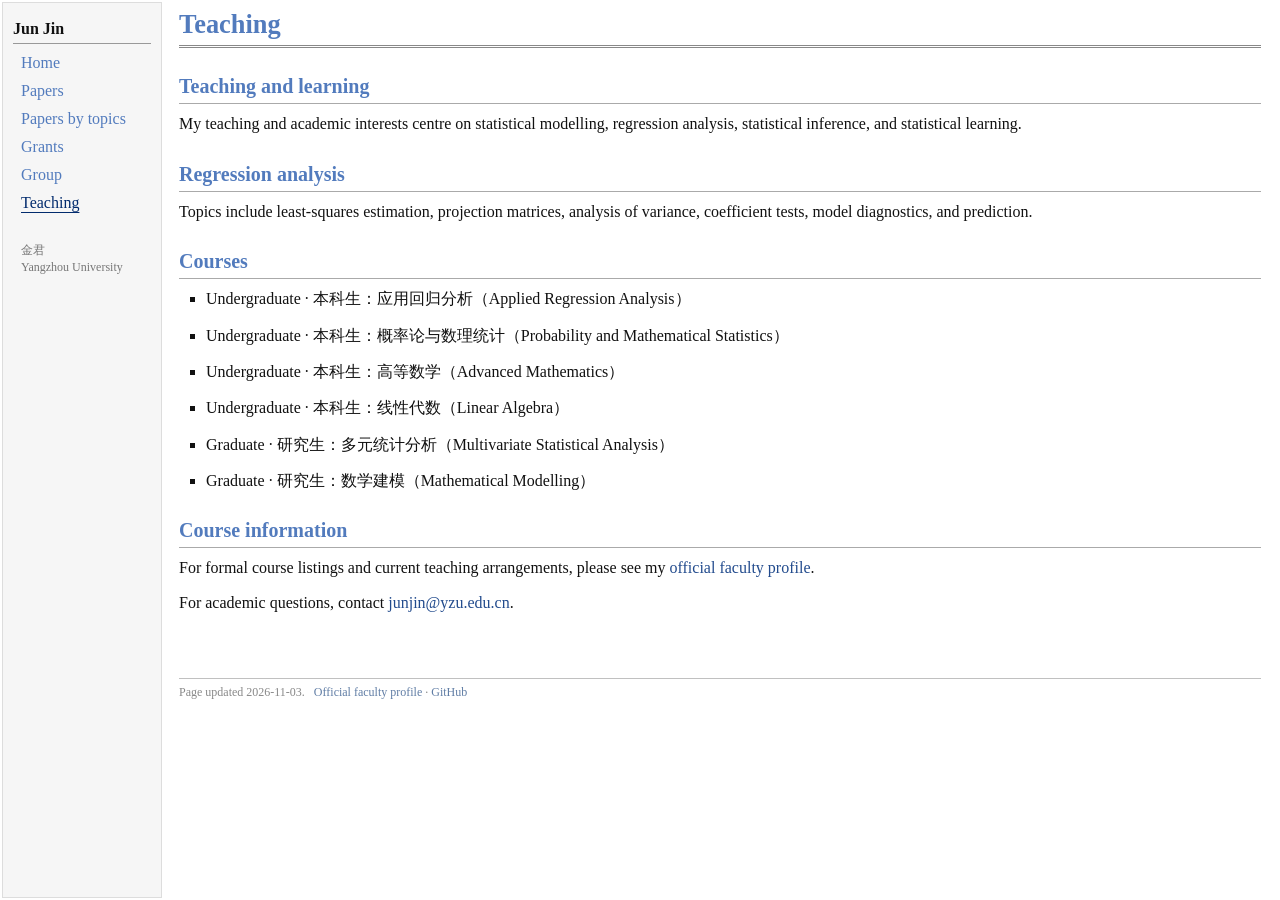
<file: teaching.html>
<!doctype html>
<html lang="en"><head><meta charset="utf-8"><meta name="viewport" content="width=device-width,initial-scale=1"><meta name="description" content="Jun Jin (金君), School of Mathematical Sciences, Yangzhou University. Statistical machine learning, federated learning, distributed statistical inference, generative modelling, and image and spatiotemporal data analysis."><meta name="theme-color" content="#527bbd"><title>Teaching | Jun Jin</title><link rel="icon" href="assets/favicon.svg" type="image/svg+xml"><link rel="stylesheet" href="assets/style.css"></head>
<body><a class="skip" href="#main">Skip to content</a><div class="layout"><aside class="menu"><div class="menu-name">Jun Jin</div><nav aria-label="Main navigation"><a href="index.html">Home</a><a href="paper.html">Papers</a><a href="paper_topic.html">Papers by topics</a><a href="grants.html">Grants</a><a href="group.html">Group</a><a href="teaching.html" aria-current="page">Teaching</a></nav><div class="menu-note">金君<br>Yangzhou University</div></aside><main class="content" id="main"><div class="toptitle"><h1>Teaching</h1></div><h2>Teaching and learning</h2><p>My teaching and academic interests centre on statistical modelling, regression analysis, statistical inference, and statistical learning.</p><h2>Regression analysis</h2><p>Topics include least-squares estimation, projection matrices, analysis of variance, coefficient tests, model diagnostics, and prediction.</p><h2>Courses</h2><ul><li>Undergraduate · 本科生：应用回归分析（Applied Regression Analysis）</li><li>Undergraduate · 本科生：概率论与数理统计（Probability and Mathematical Statistics）</li><li>Undergraduate · 本科生：高等数学（Advanced Mathematics）</li><li>Undergraduate · 本科生：线性代数（Linear Algebra）</li><li>Graduate · 研究生：多元统计分析（Multivariate Statistical Analysis）</li><li>Graduate · 研究生：数学建模（Mathematical Modelling）</li></ul><h2>Course information</h2><p>For formal course listings and current teaching arrangements, please see my <a href="https://teacher.yzu.edu.cn/JJ1234567/zh_CN/index/496567/list/index.htm">official faculty profile</a>.</p><p>For academic questions, contact <a href="mailto:junjin@yzu.edu.cn">junjin@yzu.edu.cn</a>.</p><footer class="footer">Page updated 2026-11-03. &nbsp; <a href="https://teacher.yzu.edu.cn/JJ1234567/zh_CN/index/496567/list/index.htm">Official faculty profile</a> · <a href="https://github.com/junjin17116">GitHub</a></footer></main></div></body></html>
</file>
<file: assets/style.css>
/* Original responsive styling inspired by the reference's academic layout. */
:root{--blue:#527bbd;--link:#224b8d;--line:#aaa;--muted:#666}*{box-sizing:border-box}html{scroll-behavior:smooth}body{margin:0;background:#fff;color:#111;font-family:Georgia,'Times New Roman','Noto Serif SC',SimSun,serif;font-size:16px;line-height:1.4}.layout{display:grid;grid-template-columns:160px minmax(0,1fr);max-width:1280px;min-height:100vh;padding:2px;gap:0}.menu{background:#f6f6f6;border:1px solid #ddd;padding:15px 10px;align-self:stretch}.menu-name{font-weight:bold;border-bottom:1px solid #999;padding-bottom:3px;margin:0 0 5px}.menu a{display:block;color:var(--blue);text-decoration:none;padding:2px 8px;width:max-content;max-width:100%;line-height:1.5}.menu a[aria-current=page]{color:#022b6d;text-decoration:underline;text-underline-offset:4px}.menu a:hover{text-decoration:underline}.menu-note{margin-top:25px;color:#777;font-size:12px;padding-left:8px}.content{padding:5px 17px 20px;min-width:0}.toptitle{border-bottom:3px double #888;margin-bottom:24px;padding-bottom:4px}h1{font-size:26.4px;font-weight:bold;color:var(--blue);margin:0;line-height:1.3}h2{color:var(--blue);font-size:20px;line-height:1.25;border-bottom:1px solid var(--line);margin:26px 0 9px;padding:0 0 4px}h3{font-size:17.6px;color:var(--blue);margin:20px 0 7px}p{margin:0 0 12px}a{color:var(--link);text-decoration:none;overflow-wrap:anywhere}a:hover{text-decoration:underline}a:focus-visible{outline:2px solid var(--blue);outline-offset:3px}.intro{display:grid;grid-template-columns:350px minmax(0,1fr);gap:22px;align-items:start}.portrait{width:350px;height:auto;display:block;max-width:100%;object-fit:cover}.intro h2{margin-top:20px}.interest-list{padding-left:22px;margin:6px 0 15px;list-style-type:square}.interest-list li{margin:3px 0}.invite{margin-top:20px;padding-top:13px;border-top:1px solid var(--line)}ul{padding-left:27px;list-style-type:square;margin-top:8px}li{margin-bottom:14px}.publication-title{font-weight:bold}.authors{margin-top:4px}.publication-meta{font-style:italic}.publication-links{font-size:14px;margin-top:5px}.quiet{color:var(--muted);font-size:14px}.source-note{margin-top:20px;color:var(--muted);font-size:14px}.topic-links{display:flex;gap:8px 16px;flex-wrap:wrap;padding:0 0 12px;border-bottom:1px solid #ddd}.topic-section{scroll-margin-top:12px}.footer{border-top:1px solid #c0c0c0;margin-top:64px;padding-top:5px;color:#888;font-size:12px}.footer a{color:#607da5}.skip{position:absolute;left:-10000px}.skip:focus{left:10px;top:5px;background:white;z-index:10;padding:8px}@media(max-width:900px){.intro{grid-template-columns:260px minmax(0,1fr);gap:18px}.portrait{width:260px;height:auto}}@media(max-width:640px){.layout{display:block;padding:0}.menu{padding:12px 16px}.menu-name{width:max-content;margin-bottom:7px}.menu nav{display:flex;flex-wrap:wrap;gap:3px 8px}.menu a{padding:3px 0;font-size:14px}.menu-note{display:none}.content{padding:18px 16px}.toptitle{margin-bottom:18px}h1{font-size:25px}.intro{grid-template-columns:1fr;gap:20px}.portrait{width:210px;height:auto}.intro h2{margin-top:17px}.footer{margin-top:40px}}@media print{.layout{display:block;max-width:none}.menu,.skip{display:none}.content{padding:0}a{color:#111}.portrait{width:210px;height:auto}.intro{grid-template-columns:210px 1fr}.footer{margin-top:30px}}
</file>
